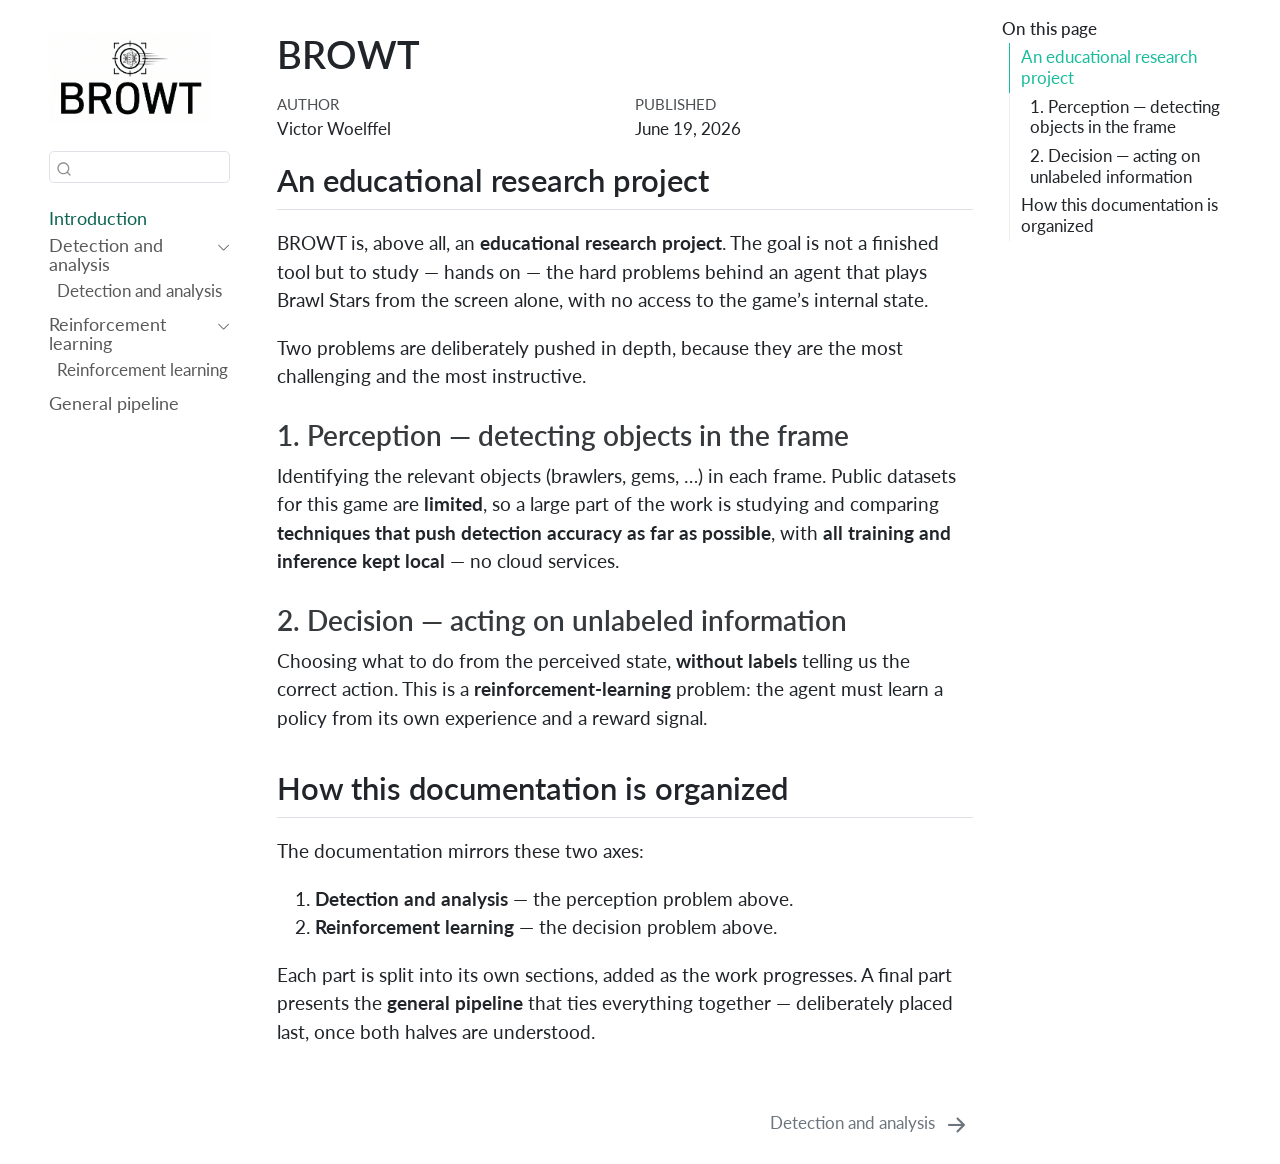
<file: index.html>
<!DOCTYPE html>
<html xmlns="http://www.w3.org/1999/xhtml" lang="en" xml:lang="en"><head>

<meta charset="utf-8">
<meta name="generator" content="quarto-1.9.38">

<meta name="viewport" content="width=device-width, initial-scale=1.0, user-scalable=yes">

<meta name="author" content="Victor Woelffel">
<meta name="dcterms.date" content="2026-06-19">

<title>BROWT</title>
<style>
/* Default styles provided by pandoc.
** See https://pandoc.org/MANUAL.html#variables-for-html for config info.
*/
code{white-space: pre-wrap;}
span.smallcaps{font-variant: small-caps;}
div.columns{display: flex; gap: min(4vw, 1.5em);}
div.column{flex: auto; overflow-x: auto;}
div.hanging-indent{margin-left: 1.5em; text-indent: -1.5em;}
ul.task-list{list-style: none;}
ul.task-list li input[type="checkbox"] {
  width: 0.8em;
  margin: 0 0.8em 0.2em -1em; /* quarto-specific, see https://github.com/quarto-dev/quarto-cli/issues/4556 */ 
  vertical-align: middle;
}
</style>


<script src="site_libs/quarto-nav/quarto-nav.js"></script>
<script src="site_libs/quarto-nav/headroom.min.js"></script>
<script src="site_libs/clipboard/clipboard.min.js"></script>
<script src="site_libs/quarto-search/autocomplete.umd.js"></script>
<script src="site_libs/quarto-search/fuse.min.js"></script>
<script src="site_libs/quarto-search/quarto-search.js"></script>
<meta name="quarto:offset" content="./">
<link href="./detection.html" rel="next">
<script src="site_libs/quarto-html/quarto.js" type="module"></script>
<script src="site_libs/quarto-html/tabsets/tabsets.js" type="module"></script>
<script src="site_libs/quarto-html/popper.min.js"></script>
<script src="site_libs/quarto-html/tippy.umd.min.js"></script>
<script src="site_libs/quarto-html/anchor.min.js"></script>
<link href="site_libs/quarto-html/tippy.css" rel="stylesheet">
<link href="site_libs/quarto-html/quarto-syntax-highlighting-de63f62b328812d8e578a4d74e282472.css" rel="stylesheet" id="quarto-text-highlighting-styles">
<script src="site_libs/bootstrap/bootstrap.min.js"></script>
<link href="site_libs/bootstrap/bootstrap-icons.css" rel="stylesheet">
<link href="site_libs/bootstrap/bootstrap-25c6cdf008bd2ccd9fae0e74d50fbfae.min.css" rel="stylesheet" append-hash="true" id="quarto-bootstrap" data-mode="light">
<script id="quarto-search-options" type="application/json">{
  "location": "sidebar",
  "copy-button": false,
  "collapse-after": 3,
  "panel-placement": "start",
  "type": "textbox",
  "limit": 50,
  "keyboard-shortcut": [
    "f",
    "/",
    "s"
  ],
  "show-item-context": false,
  "language": {
    "search-no-results-text": "No results",
    "search-matching-documents-text": "matching documents",
    "search-copy-link-title": "Copy link to search",
    "search-hide-matches-text": "Hide additional matches",
    "search-more-match-text": "more match in this document",
    "search-more-matches-text": "more matches in this document",
    "search-clear-button-title": "Clear",
    "search-text-placeholder": "",
    "search-detached-cancel-button-title": "Cancel",
    "search-submit-button-title": "Submit",
    "search-label": "Search"
  }
}</script>


<link rel="stylesheet" href="custom.css">
</head>

<body class="nav-sidebar floating quarto-light">

<div id="quarto-search-results"></div>
  <header id="quarto-header" class="headroom fixed-top">
  <nav class="quarto-secondary-nav">
    <div class="container-fluid d-flex">
      <button type="button" class="quarto-btn-toggle btn" data-bs-toggle="collapse" role="button" data-bs-target=".quarto-sidebar-collapse-item" aria-controls="quarto-sidebar" aria-expanded="false" aria-label="Toggle sidebar navigation" onclick="if (window.quartoToggleHeadroom) { window.quartoToggleHeadroom(); }">
        <i class="bi bi-layout-text-sidebar-reverse"></i>
      </button>
        <nav class="quarto-page-breadcrumbs" aria-label="breadcrumb"><ol class="breadcrumb"><li class="breadcrumb-item"><a href="./index.html"><span class="chapter-title">Introduction</span></a></li></ol></nav>
        <a class="flex-grow-1" role="navigation" data-bs-toggle="collapse" data-bs-target=".quarto-sidebar-collapse-item" aria-controls="quarto-sidebar" aria-expanded="false" aria-label="Toggle sidebar navigation" onclick="if (window.quartoToggleHeadroom) { window.quartoToggleHeadroom(); }">      
        </a>
      <button type="button" class="btn quarto-search-button" aria-label="Search" onclick="window.quartoOpenSearch();">
        <i class="bi bi-search"></i>
      </button>
    </div>
  </nav>
</header>
<!-- content -->
<div id="quarto-content" class="quarto-container page-columns page-rows-contents page-layout-article">
<!-- sidebar -->
  <nav id="quarto-sidebar" class="sidebar collapse collapse-horizontal quarto-sidebar-collapse-item sidebar-navigation floating overflow-auto">
    <div class="pt-lg-2 mt-2 text-left sidebar-header sidebar-header-stacked">
      <a href="./index.html" class="sidebar-logo-link">
      <img src="./assets/logo.png" alt="" class="sidebar-logo light-content py-0 d-lg-inline d-none">
      <img src="./assets/logo.png" alt="" class="sidebar-logo dark-content py-0 d-lg-inline d-none">
      </a>
    <div class="sidebar-title mb-0 py-0">
      <a href="./">BROWT</a> 
        <div class="sidebar-tools-main">
    <a href="https://github.com/Victor11W/BROWT" title="Source Code" class="quarto-navigation-tool px-1" aria-label="Source Code"><i class="bi bi-github"></i></a>
</div>
    </div>
      </div>
        <div class="mt-2 flex-shrink-0 align-items-center">
        <div class="sidebar-search">
        <div id="quarto-search" class="" title="Search"></div>
        </div>
        </div>
    <div class="sidebar-menu-container"> 
    <ul class="list-unstyled mt-1">
        <li class="sidebar-item">
  <div class="sidebar-item-container"> 
  <a href="./index.html" class="sidebar-item-text sidebar-link active"><span class="chapter-title">Introduction</span></a>
  </div>
</li>
        <li class="sidebar-item sidebar-item-section">
      <div class="sidebar-item-container"> 
            <a class="sidebar-item-text sidebar-link text-start" data-bs-toggle="collapse" data-bs-target="#quarto-sidebar-section-1" role="navigation" aria-expanded="true">
 <span class="menu-text">Detection and analysis</span></a>
          <a class="sidebar-item-toggle text-start" data-bs-toggle="collapse" data-bs-target="#quarto-sidebar-section-1" role="navigation" aria-expanded="true" aria-label="Toggle section">
            <i class="bi bi-chevron-right ms-2"></i>
          </a> 
      </div>
      <ul id="quarto-sidebar-section-1" class="collapse list-unstyled sidebar-section depth1 show">  
          <li class="sidebar-item">
  <div class="sidebar-item-container"> 
  <a href="./detection.html" class="sidebar-item-text sidebar-link"><span class="chapter-title">Detection and analysis</span></a>
  </div>
</li>
      </ul>
  </li>
        <li class="sidebar-item sidebar-item-section">
      <div class="sidebar-item-container"> 
            <a class="sidebar-item-text sidebar-link text-start" data-bs-toggle="collapse" data-bs-target="#quarto-sidebar-section-2" role="navigation" aria-expanded="true">
 <span class="menu-text">Reinforcement learning</span></a>
          <a class="sidebar-item-toggle text-start" data-bs-toggle="collapse" data-bs-target="#quarto-sidebar-section-2" role="navigation" aria-expanded="true" aria-label="Toggle section">
            <i class="bi bi-chevron-right ms-2"></i>
          </a> 
      </div>
      <ul id="quarto-sidebar-section-2" class="collapse list-unstyled sidebar-section depth1 show">  
          <li class="sidebar-item">
  <div class="sidebar-item-container"> 
  <a href="./rl.html" class="sidebar-item-text sidebar-link"><span class="chapter-title">Reinforcement learning</span></a>
  </div>
</li>
      </ul>
  </li>
        <li class="sidebar-item">
  <div class="sidebar-item-container"> 
  <a href="./pipeline.html" class="sidebar-item-text sidebar-link"><span class="chapter-title">General pipeline</span></a>
  </div>
</li>
    </ul>
    </div>
</nav>
<div id="quarto-sidebar-glass" class="quarto-sidebar-collapse-item" data-bs-toggle="collapse" data-bs-target=".quarto-sidebar-collapse-item"></div>
<!-- margin-sidebar -->
    <div id="quarto-margin-sidebar" class="sidebar margin-sidebar">
        <nav id="TOC" role="doc-toc" class="toc-active" data-toc-expanded="1">
    <h2 id="toc-title">On this page</h2>
   
  <ul>
  <li><a href="#an-educational-research-project" id="toc-an-educational-research-project" class="nav-link active" data-scroll-target="#an-educational-research-project">An educational research project</a>
  <ul class="collapse">
  <li><a href="#perception-detecting-objects-in-the-frame" id="toc-perception-detecting-objects-in-the-frame" class="nav-link" data-scroll-target="#perception-detecting-objects-in-the-frame">1. Perception — detecting objects in the frame</a></li>
  <li><a href="#decision-acting-on-unlabeled-information" id="toc-decision-acting-on-unlabeled-information" class="nav-link" data-scroll-target="#decision-acting-on-unlabeled-information">2. Decision — acting on unlabeled information</a></li>
  </ul></li>
  <li><a href="#how-this-documentation-is-organized" id="toc-how-this-documentation-is-organized" class="nav-link" data-scroll-target="#how-this-documentation-is-organized">How this documentation is organized</a></li>
  </ul>
</nav>
    </div>
<!-- main -->
<main class="content" id="quarto-document-content">

<header id="title-block-header" class="quarto-title-block default">
<div class="quarto-title">
<h1 class="title">BROWT</h1>
</div>



<div class="quarto-title-meta">

    <div>
    <div class="quarto-title-meta-heading">Author</div>
    <div class="quarto-title-meta-contents">
             <p>Victor Woelffel </p>
          </div>
  </div>
    
    <div>
    <div class="quarto-title-meta-heading">Published</div>
    <div class="quarto-title-meta-contents">
      <p class="date">June 19, 2026</p>
    </div>
  </div>
  
    
  </div>
  


</header>


<section id="an-educational-research-project" class="level2">
<h2 class="anchored" data-anchor-id="an-educational-research-project">An educational research project</h2>
<p>BROWT is, above all, an <strong>educational research project</strong>. The goal is not a finished tool but to study — hands on — the hard problems behind an agent that plays Brawl Stars from the screen alone, with no access to the game’s internal state.</p>
<p>Two problems are deliberately pushed in depth, because they are the most challenging and the most instructive.</p>
<section id="perception-detecting-objects-in-the-frame" class="level3">
<h3 class="anchored" data-anchor-id="perception-detecting-objects-in-the-frame">1. Perception — detecting objects in the frame</h3>
<p>Identifying the relevant objects (brawlers, gems, …) in each frame. Public datasets for this game are <strong>limited</strong>, so a large part of the work is studying and comparing <strong>techniques that push detection accuracy as far as possible</strong>, with <strong>all training and inference kept local</strong> — no cloud services.</p>
</section>
<section id="decision-acting-on-unlabeled-information" class="level3">
<h3 class="anchored" data-anchor-id="decision-acting-on-unlabeled-information">2. Decision — acting on unlabeled information</h3>
<p>Choosing what to do from the perceived state, <strong>without labels</strong> telling us the correct action. This is a <strong>reinforcement-learning</strong> problem: the agent must learn a policy from its own experience and a reward signal.</p>
</section>
</section>
<section id="how-this-documentation-is-organized" class="level2">
<h2 class="anchored" data-anchor-id="how-this-documentation-is-organized">How this documentation is organized</h2>
<p>The documentation mirrors these two axes:</p>
<ol type="1">
<li><strong>Detection and analysis</strong> — the perception problem above.</li>
<li><strong>Reinforcement learning</strong> — the decision problem above.</li>
</ol>
<p>Each part is split into its own sections, added as the work progresses. A final part presents the <strong>general pipeline</strong> that ties everything together — deliberately placed last, once both halves are understood.</p>


</section>

</main> <!-- /main -->
<script id="quarto-html-after-body" type="application/javascript">
  window.document.addEventListener("DOMContentLoaded", function (event) {
    const icon = "";
    const anchorJS = new window.AnchorJS();
    anchorJS.options = {
      placement: 'right',
      icon: icon
    };
    anchorJS.add('.anchored');
    const isCodeAnnotation = (el) => {
      for (const clz of el.classList) {
        if (clz.startsWith('code-annotation-')) {                     
          return true;
        }
      }
      return false;
    }
    const onCopySuccess = function(e) {
      // button target
      const button = e.trigger;
      // don't keep focus
      button.blur();
      // flash "checked"
      button.classList.add('code-copy-button-checked');
      var currentTitle = button.getAttribute("title");
      button.setAttribute("title", "Copied!");
      let tooltip;
      if (window.bootstrap) {
        button.setAttribute("data-bs-toggle", "tooltip");
        button.setAttribute("data-bs-placement", "left");
        button.setAttribute("data-bs-title", "Copied!");
        tooltip = new bootstrap.Tooltip(button, 
          { trigger: "manual", 
            customClass: "code-copy-button-tooltip",
            offset: [0, -8]});
        tooltip.show();    
      }
      setTimeout(function() {
        if (tooltip) {
          tooltip.hide();
          button.removeAttribute("data-bs-title");
          button.removeAttribute("data-bs-toggle");
          button.removeAttribute("data-bs-placement");
        }
        button.setAttribute("title", currentTitle);
        button.classList.remove('code-copy-button-checked');
      }, 1000);
      // clear code selection
      e.clearSelection();
    }
    const getTextToCopy = function(trigger) {
      const outerScaffold = trigger.parentElement.cloneNode(true);
      const codeEl = outerScaffold.querySelector('code');
      for (const childEl of codeEl.children) {
        if (isCodeAnnotation(childEl)) {
          childEl.remove();
        }
      }
      return codeEl.innerText;
    }
    const clipboard = new window.ClipboardJS('.code-copy-button:not([data-in-quarto-modal])', {
      text: getTextToCopy
    });
    clipboard.on('success', onCopySuccess);
    if (window.document.getElementById('quarto-embedded-source-code-modal')) {
      const clipboardModal = new window.ClipboardJS('.code-copy-button[data-in-quarto-modal]', {
        text: getTextToCopy,
        container: window.document.getElementById('quarto-embedded-source-code-modal')
      });
      clipboardModal.on('success', onCopySuccess);
    }
      var localhostRegex = new RegExp(/^(?:http|https):\/\/localhost\:?[0-9]*\//);
      var mailtoRegex = new RegExp(/^mailto:/);
        var filterRegex = new RegExp('/' + window.location.host + '/');
      var isInternal = (href) => {
          return filterRegex.test(href) || localhostRegex.test(href) || mailtoRegex.test(href);
      }
      // Inspect non-navigation links and adorn them if external
     var links = window.document.querySelectorAll('a[href]:not(.nav-link):not(.navbar-brand):not(.toc-action):not(.sidebar-link):not(.sidebar-item-toggle):not(.pagination-link):not(.no-external):not([aria-hidden]):not(.dropdown-item):not(.quarto-navigation-tool):not(.about-link)');
      for (var i=0; i<links.length; i++) {
        const link = links[i];
        if (!isInternal(link.href)) {
          // undo the damage that might have been done by quarto-nav.js in the case of
          // links that we want to consider external
          if (link.dataset.originalHref !== undefined) {
            link.href = link.dataset.originalHref;
          }
        }
      }
    function tippyHover(el, contentFn, onTriggerFn, onUntriggerFn) {
      const config = {
        allowHTML: true,
        maxWidth: 500,
        delay: 100,
        arrow: false,
        appendTo: function(el) {
            return el.parentElement;
        },
        interactive: true,
        interactiveBorder: 10,
        theme: 'quarto',
        placement: 'bottom-start',
      };
      if (contentFn) {
        config.content = contentFn;
      }
      if (onTriggerFn) {
        config.onTrigger = onTriggerFn;
      }
      if (onUntriggerFn) {
        config.onUntrigger = onUntriggerFn;
      }
      window.tippy(el, config); 
    }
    const noterefs = window.document.querySelectorAll('a[role="doc-noteref"]');
    for (var i=0; i<noterefs.length; i++) {
      const ref = noterefs[i];
      tippyHover(ref, function() {
        // use id or data attribute instead here
        let href = ref.getAttribute('data-footnote-href') || ref.getAttribute('href');
        try { href = new URL(href).hash; } catch {}
        const id = href.replace(/^#\/?/, "");
        const note = window.document.getElementById(id);
        if (note) {
          return note.innerHTML;
        } else {
          return "";
        }
      });
    }
    const xrefs = window.document.querySelectorAll('a.quarto-xref');
    const processXRef = (id, note) => {
      // Strip column container classes
      const stripColumnClz = (el) => {
        el.classList.remove("page-full", "page-columns");
        if (el.children) {
          for (const child of el.children) {
            stripColumnClz(child);
          }
        }
      }
      stripColumnClz(note)
      if (id === null || id.startsWith('sec-')) {
        // Special case sections, only their first couple elements
        const container = document.createElement("div");
        if (note.children && note.children.length > 2) {
          container.appendChild(note.children[0].cloneNode(true));
          for (let i = 1; i < note.children.length; i++) {
            const child = note.children[i];
            if (child.tagName === "P" && child.innerText === "") {
              continue;
            } else {
              container.appendChild(child.cloneNode(true));
              break;
            }
          }
          if (window.Quarto?.typesetMath) {
            window.Quarto.typesetMath(container);
          }
          return container.innerHTML
        } else {
          if (window.Quarto?.typesetMath) {
            window.Quarto.typesetMath(note);
          }
          return note.innerHTML;
        }
      } else {
        // Remove any anchor links if they are present
        const anchorLink = note.querySelector('a.anchorjs-link');
        if (anchorLink) {
          anchorLink.remove();
        }
        if (window.Quarto?.typesetMath) {
          window.Quarto.typesetMath(note);
        }
        if (note.classList.contains("callout")) {
          return note.outerHTML;
        } else {
          return note.innerHTML;
        }
      }
    }
    for (var i=0; i<xrefs.length; i++) {
      const xref = xrefs[i];
      tippyHover(xref, undefined, function(instance) {
        instance.disable();
        let url = xref.getAttribute('href');
        let hash = undefined; 
        if (url.startsWith('#')) {
          hash = url;
        } else {
          try { hash = new URL(url).hash; } catch {}
        }
        if (hash) {
          const id = hash.replace(/^#\/?/, "");
          const note = window.document.getElementById(id);
          if (note !== null) {
            try {
              const html = processXRef(id, note.cloneNode(true));
              instance.setContent(html);
            } finally {
              instance.enable();
              instance.show();
            }
          } else {
            // See if we can fetch this
            fetch(url.split('#')[0])
            .then(res => res.text())
            .then(html => {
              const parser = new DOMParser();
              const htmlDoc = parser.parseFromString(html, "text/html");
              const note = htmlDoc.getElementById(id);
              if (note !== null) {
                const html = processXRef(id, note);
                instance.setContent(html);
              } 
            }).finally(() => {
              instance.enable();
              instance.show();
            });
          }
        } else {
          // See if we can fetch a full url (with no hash to target)
          // This is a special case and we should probably do some content thinning / targeting
          fetch(url)
          .then(res => res.text())
          .then(html => {
            const parser = new DOMParser();
            const htmlDoc = parser.parseFromString(html, "text/html");
            const note = htmlDoc.querySelector('main.content');
            if (note !== null) {
              // This should only happen for chapter cross references
              // (since there is no id in the URL)
              // remove the first header
              if (note.children.length > 0 && note.children[0].tagName === "HEADER") {
                note.children[0].remove();
              }
              const html = processXRef(null, note);
              instance.setContent(html);
            } 
          }).finally(() => {
            instance.enable();
            instance.show();
          });
        }
      }, function(instance) {
      });
    }
        let selectedAnnoteEl;
        const selectorForAnnotation = ( cell, annotation) => {
          let cellAttr = 'data-code-cell="' + cell + '"';
          let lineAttr = 'data-code-annotation="' +  annotation + '"';
          const selector = 'span[' + cellAttr + '][' + lineAttr + ']';
          return selector;
        }
        const selectCodeLines = (annoteEl) => {
          const doc = window.document;
          const targetCell = annoteEl.getAttribute("data-target-cell");
          const targetAnnotation = annoteEl.getAttribute("data-target-annotation");
          const annoteSpan = window.document.querySelector(selectorForAnnotation(targetCell, targetAnnotation));
          const lines = annoteSpan.getAttribute("data-code-lines").split(",");
          const lineIds = lines.map((line) => {
            return targetCell + "-" + line;
          })
          let top = null;
          let height = null;
          let parent = null;
          if (lineIds.length > 0) {
              //compute the position of the single el (top and bottom and make a div)
              const el = window.document.getElementById(lineIds[0]);
              top = el.offsetTop;
              height = el.offsetHeight;
              parent = el.parentElement.parentElement;
            if (lineIds.length > 1) {
              const lastEl = window.document.getElementById(lineIds[lineIds.length - 1]);
              const bottom = lastEl.offsetTop + lastEl.offsetHeight;
              height = bottom - top;
            }
            if (top !== null && height !== null && parent !== null) {
              // cook up a div (if necessary) and position it 
              let div = window.document.getElementById("code-annotation-line-highlight");
              if (div === null) {
                div = window.document.createElement("div");
                div.setAttribute("id", "code-annotation-line-highlight");
                div.style.position = 'absolute';
                parent.appendChild(div);
              }
              div.style.top = top - 2 + "px";
              div.style.height = height + 4 + "px";
              div.style.left = 0;
              let gutterDiv = window.document.getElementById("code-annotation-line-highlight-gutter");
              if (gutterDiv === null) {
                gutterDiv = window.document.createElement("div");
                gutterDiv.setAttribute("id", "code-annotation-line-highlight-gutter");
                gutterDiv.style.position = 'absolute';
                const codeCell = window.document.getElementById(targetCell);
                const gutter = codeCell.querySelector('.code-annotation-gutter');
                gutter.appendChild(gutterDiv);
              }
              gutterDiv.style.top = top - 2 + "px";
              gutterDiv.style.height = height + 4 + "px";
            }
            selectedAnnoteEl = annoteEl;
          }
        };
        const unselectCodeLines = () => {
          const elementsIds = ["code-annotation-line-highlight", "code-annotation-line-highlight-gutter"];
          elementsIds.forEach((elId) => {
            const div = window.document.getElementById(elId);
            if (div) {
              div.remove();
            }
          });
          selectedAnnoteEl = undefined;
        };
          // Handle positioning of the toggle
      window.addEventListener(
        "resize",
        throttle(() => {
          elRect = undefined;
          if (selectedAnnoteEl) {
            selectCodeLines(selectedAnnoteEl);
          }
        }, 10)
      );
      function throttle(fn, ms) {
      let throttle = false;
      let timer;
        return (...args) => {
          if(!throttle) { // first call gets through
              fn.apply(this, args);
              throttle = true;
          } else { // all the others get throttled
              if(timer) clearTimeout(timer); // cancel #2
              timer = setTimeout(() => {
                fn.apply(this, args);
                timer = throttle = false;
              }, ms);
          }
        };
      }
        // Attach click handler to the DT
        const annoteDls = window.document.querySelectorAll('dt[data-target-cell]');
        for (const annoteDlNode of annoteDls) {
          annoteDlNode.addEventListener('click', (event) => {
            const clickedEl = event.target;
            if (clickedEl !== selectedAnnoteEl) {
              unselectCodeLines();
              const activeEl = window.document.querySelector('dt[data-target-cell].code-annotation-active');
              if (activeEl) {
                activeEl.classList.remove('code-annotation-active');
              }
              selectCodeLines(clickedEl);
              clickedEl.classList.add('code-annotation-active');
            } else {
              // Unselect the line
              unselectCodeLines();
              clickedEl.classList.remove('code-annotation-active');
            }
          });
        }
    const findCites = (el) => {
      const parentEl = el.parentElement;
      if (parentEl) {
        const cites = parentEl.dataset.cites;
        if (cites) {
          return {
            el,
            cites: cites.split(' ')
          };
        } else {
          return findCites(el.parentElement)
        }
      } else {
        return undefined;
      }
    };
    var bibliorefs = window.document.querySelectorAll('a[role="doc-biblioref"]');
    for (var i=0; i<bibliorefs.length; i++) {
      const ref = bibliorefs[i];
      const citeInfo = findCites(ref);
      if (citeInfo) {
        tippyHover(citeInfo.el, function() {
          var popup = window.document.createElement('div');
          citeInfo.cites.forEach(function(cite) {
            var citeDiv = window.document.createElement('div');
            citeDiv.classList.add('hanging-indent');
            citeDiv.classList.add('csl-entry');
            var biblioDiv = window.document.getElementById('ref-' + cite);
            if (biblioDiv) {
              citeDiv.innerHTML = biblioDiv.innerHTML;
            }
            popup.appendChild(citeDiv);
          });
          return popup.innerHTML;
        });
      }
    }
  });
  </script>
<nav class="page-navigation">
  <div class="nav-page nav-page-previous">
  </div>
  <div class="nav-page nav-page-next">
      <a href="./detection.html" class="pagination-link" aria-label="Detection and analysis">
        <span class="nav-page-text"><span class="chapter-title">Detection and analysis</span></span> <i class="bi bi-arrow-right-short"></i>
      </a>
  </div>
</nav>
</div> <!-- /content -->




</body></html>
</file>
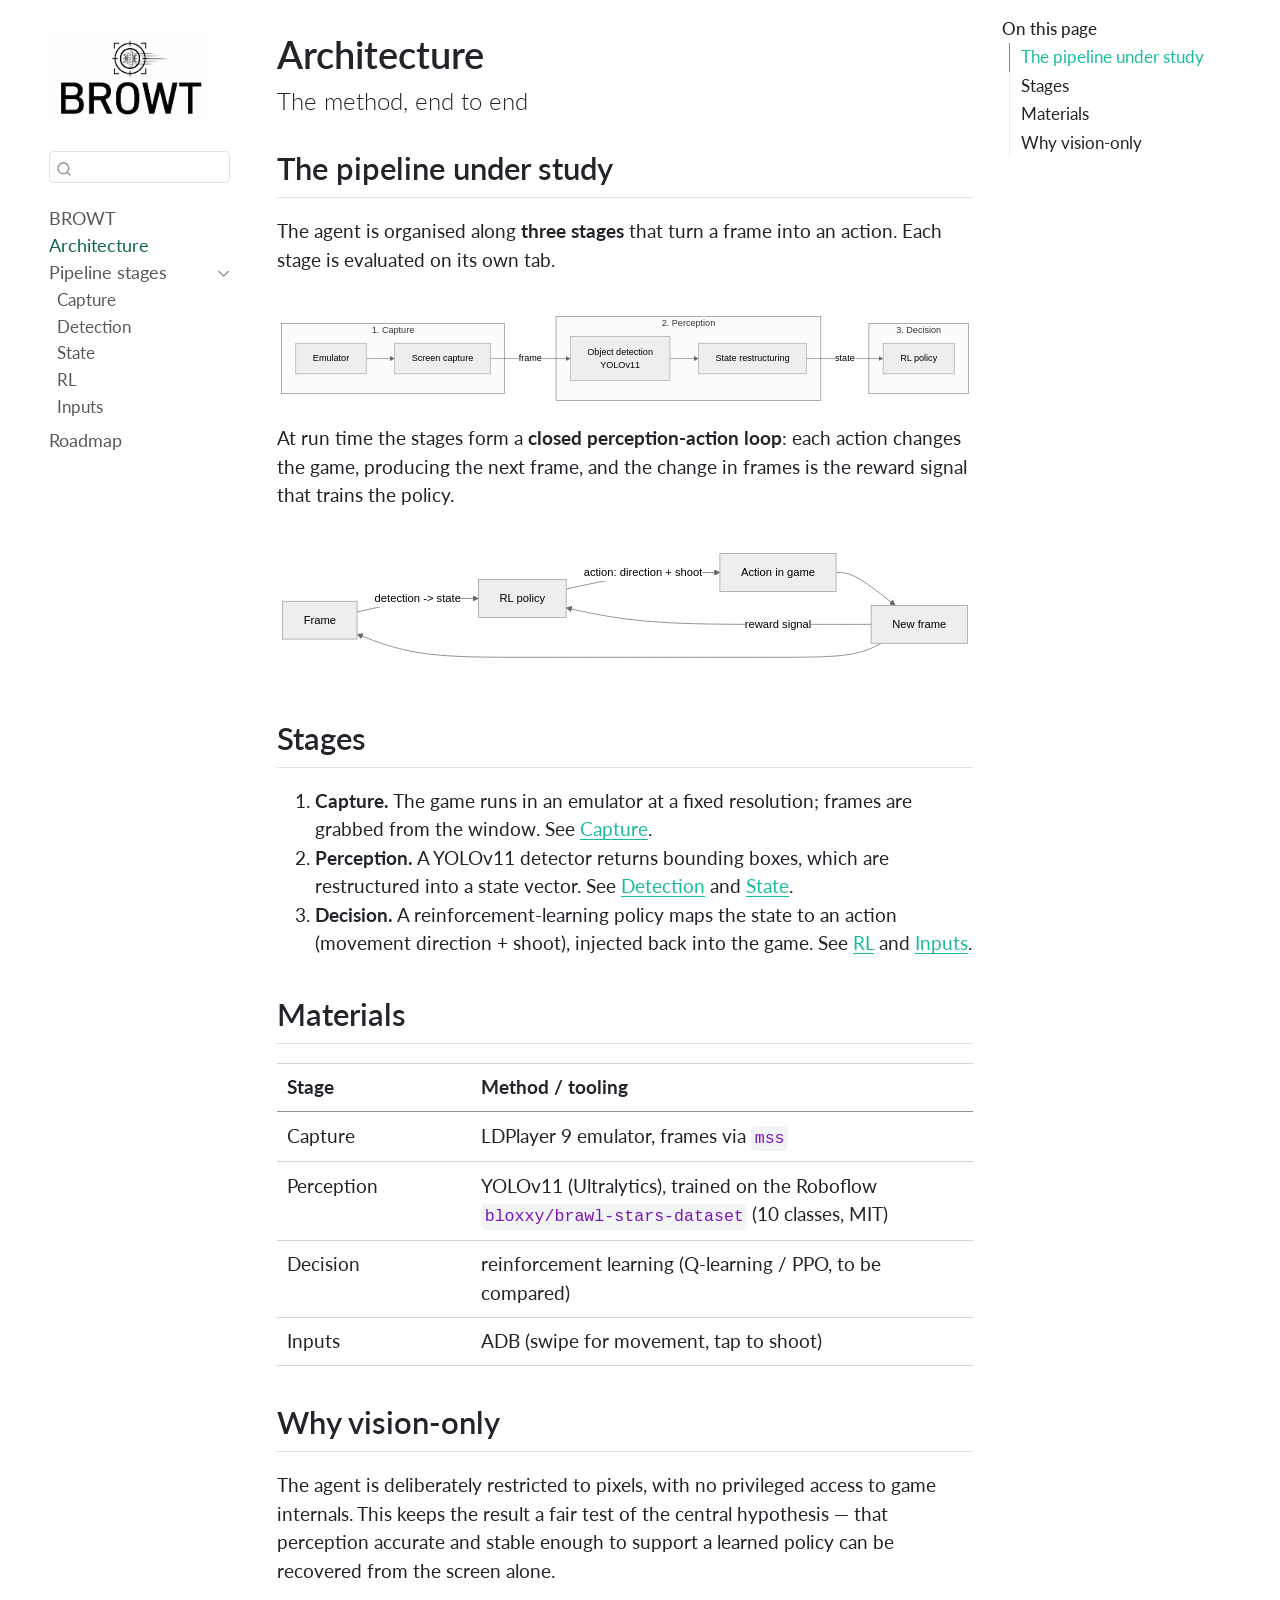
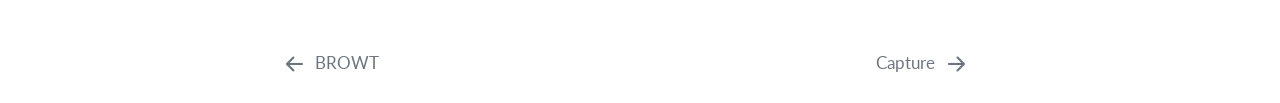
<file: architecture.html>
<!DOCTYPE html>
<html xmlns="http://www.w3.org/1999/xhtml" lang="en" xml:lang="en"><head>

<meta charset="utf-8">
<meta name="generator" content="quarto-1.9.38">

<meta name="viewport" content="width=device-width, initial-scale=1.0, user-scalable=yes">


<title>Architecture – BROWT</title>
<style>
/* Default styles provided by pandoc.
** See https://pandoc.org/MANUAL.html#variables-for-html for config info.
*/
code{white-space: pre-wrap;}
span.smallcaps{font-variant: small-caps;}
div.columns{display: flex; gap: min(4vw, 1.5em);}
div.column{flex: auto; overflow-x: auto;}
div.hanging-indent{margin-left: 1.5em; text-indent: -1.5em;}
ul.task-list{list-style: none;}
ul.task-list li input[type="checkbox"] {
  width: 0.8em;
  margin: 0 0.8em 0.2em -1em; /* quarto-specific, see https://github.com/quarto-dev/quarto-cli/issues/4556 */ 
  vertical-align: middle;
}
</style>


<script src="site_libs/quarto-nav/quarto-nav.js"></script>
<script src="site_libs/quarto-nav/headroom.min.js"></script>
<script src="site_libs/clipboard/clipboard.min.js"></script>
<script src="site_libs/quarto-search/autocomplete.umd.js"></script>
<script src="site_libs/quarto-search/fuse.min.js"></script>
<script src="site_libs/quarto-search/quarto-search.js"></script>
<meta name="quarto:offset" content="./">
<link href="./capture.html" rel="next">
<link href="./index.html" rel="prev">
<script src="site_libs/quarto-html/quarto.js" type="module"></script>
<script src="site_libs/quarto-html/tabsets/tabsets.js" type="module"></script>
<script src="site_libs/quarto-html/popper.min.js"></script>
<script src="site_libs/quarto-html/tippy.umd.min.js"></script>
<script src="site_libs/quarto-html/anchor.min.js"></script>
<link href="site_libs/quarto-html/tippy.css" rel="stylesheet">
<link href="site_libs/quarto-html/quarto-syntax-highlighting-de63f62b328812d8e578a4d74e282472.css" rel="stylesheet" id="quarto-text-highlighting-styles">
<script src="site_libs/bootstrap/bootstrap.min.js"></script>
<link href="site_libs/bootstrap/bootstrap-icons.css" rel="stylesheet">
<link href="site_libs/bootstrap/bootstrap-25c6cdf008bd2ccd9fae0e74d50fbfae.min.css" rel="stylesheet" append-hash="true" id="quarto-bootstrap" data-mode="light">
<script id="quarto-search-options" type="application/json">{
  "location": "sidebar",
  "copy-button": false,
  "collapse-after": 3,
  "panel-placement": "start",
  "type": "textbox",
  "limit": 50,
  "keyboard-shortcut": [
    "f",
    "/",
    "s"
  ],
  "show-item-context": false,
  "language": {
    "search-no-results-text": "No results",
    "search-matching-documents-text": "matching documents",
    "search-copy-link-title": "Copy link to search",
    "search-hide-matches-text": "Hide additional matches",
    "search-more-match-text": "more match in this document",
    "search-more-matches-text": "more matches in this document",
    "search-clear-button-title": "Clear",
    "search-text-placeholder": "",
    "search-detached-cancel-button-title": "Cancel",
    "search-submit-button-title": "Submit",
    "search-label": "Search"
  }
}</script>
<meta name="mermaid-theme" content="neutral">
<script src="site_libs/quarto-diagram/mermaid.min.js"></script>
<script src="site_libs/quarto-diagram/mermaid-init.js"></script>
<link href="site_libs/quarto-diagram/mermaid.css" rel="stylesheet">


<link rel="stylesheet" href="custom.css">
</head>

<body class="nav-sidebar floating quarto-light">

<div id="quarto-search-results"></div>
  <header id="quarto-header" class="headroom fixed-top">
  <nav class="quarto-secondary-nav">
    <div class="container-fluid d-flex">
      <button type="button" class="quarto-btn-toggle btn" data-bs-toggle="collapse" role="button" data-bs-target=".quarto-sidebar-collapse-item" aria-controls="quarto-sidebar" aria-expanded="false" aria-label="Toggle sidebar navigation" onclick="if (window.quartoToggleHeadroom) { window.quartoToggleHeadroom(); }">
        <i class="bi bi-layout-text-sidebar-reverse"></i>
      </button>
        <nav class="quarto-page-breadcrumbs" aria-label="breadcrumb"><ol class="breadcrumb"><li class="breadcrumb-item"><a href="./architecture.html"><span class="chapter-title">Architecture</span></a></li></ol></nav>
        <a class="flex-grow-1" role="navigation" data-bs-toggle="collapse" data-bs-target=".quarto-sidebar-collapse-item" aria-controls="quarto-sidebar" aria-expanded="false" aria-label="Toggle sidebar navigation" onclick="if (window.quartoToggleHeadroom) { window.quartoToggleHeadroom(); }">      
        </a>
      <button type="button" class="btn quarto-search-button" aria-label="Search" onclick="window.quartoOpenSearch();">
        <i class="bi bi-search"></i>
      </button>
    </div>
  </nav>
</header>
<!-- content -->
<div id="quarto-content" class="quarto-container page-columns page-rows-contents page-layout-article">
<!-- sidebar -->
  <nav id="quarto-sidebar" class="sidebar collapse collapse-horizontal quarto-sidebar-collapse-item sidebar-navigation floating overflow-auto">
    <div class="pt-lg-2 mt-2 text-left sidebar-header sidebar-header-stacked">
      <a href="./index.html" class="sidebar-logo-link">
      <img src="./assets/logo.png" alt="" class="sidebar-logo light-content py-0 d-lg-inline d-none">
      <img src="./assets/logo.png" alt="" class="sidebar-logo dark-content py-0 d-lg-inline d-none">
      </a>
    <div class="sidebar-title mb-0 py-0">
      <a href="./">BROWT</a> 
        <div class="sidebar-tools-main">
    <a href="https://github.com/Victor11W/BROWT" title="Source Code" class="quarto-navigation-tool px-1" aria-label="Source Code"><i class="bi bi-github"></i></a>
</div>
    </div>
      </div>
        <div class="mt-2 flex-shrink-0 align-items-center">
        <div class="sidebar-search">
        <div id="quarto-search" class="" title="Search"></div>
        </div>
        </div>
    <div class="sidebar-menu-container"> 
    <ul class="list-unstyled mt-1">
        <li class="sidebar-item">
  <div class="sidebar-item-container"> 
  <a href="./index.html" class="sidebar-item-text sidebar-link"><span class="chapter-title">BROWT</span></a>
  </div>
</li>
        <li class="sidebar-item">
  <div class="sidebar-item-container"> 
  <a href="./architecture.html" class="sidebar-item-text sidebar-link active"><span class="chapter-title">Architecture</span></a>
  </div>
</li>
        <li class="sidebar-item sidebar-item-section">
      <div class="sidebar-item-container"> 
            <a class="sidebar-item-text sidebar-link text-start" data-bs-toggle="collapse" data-bs-target="#quarto-sidebar-section-1" role="navigation" aria-expanded="true">
 <span class="menu-text">Pipeline stages</span></a>
          <a class="sidebar-item-toggle text-start" data-bs-toggle="collapse" data-bs-target="#quarto-sidebar-section-1" role="navigation" aria-expanded="true" aria-label="Toggle section">
            <i class="bi bi-chevron-right ms-2"></i>
          </a> 
      </div>
      <ul id="quarto-sidebar-section-1" class="collapse list-unstyled sidebar-section depth1 show">  
          <li class="sidebar-item">
  <div class="sidebar-item-container"> 
  <a href="./capture.html" class="sidebar-item-text sidebar-link"><span class="chapter-title">Capture</span></a>
  </div>
</li>
          <li class="sidebar-item">
  <div class="sidebar-item-container"> 
  <a href="./detection.html" class="sidebar-item-text sidebar-link"><span class="chapter-title">Detection</span></a>
  </div>
</li>
          <li class="sidebar-item">
  <div class="sidebar-item-container"> 
  <a href="./state.html" class="sidebar-item-text sidebar-link"><span class="chapter-title">State</span></a>
  </div>
</li>
          <li class="sidebar-item">
  <div class="sidebar-item-container"> 
  <a href="./rl.html" class="sidebar-item-text sidebar-link"><span class="chapter-title">RL</span></a>
  </div>
</li>
          <li class="sidebar-item">
  <div class="sidebar-item-container"> 
  <a href="./inputs.html" class="sidebar-item-text sidebar-link"><span class="chapter-title">Inputs</span></a>
  </div>
</li>
      </ul>
  </li>
        <li class="sidebar-item">
  <div class="sidebar-item-container"> 
  <a href="./roadmap.html" class="sidebar-item-text sidebar-link"><span class="chapter-title">Roadmap</span></a>
  </div>
</li>
    </ul>
    </div>
</nav>
<div id="quarto-sidebar-glass" class="quarto-sidebar-collapse-item" data-bs-toggle="collapse" data-bs-target=".quarto-sidebar-collapse-item"></div>
<!-- margin-sidebar -->
    <div id="quarto-margin-sidebar" class="sidebar margin-sidebar">
        <nav id="TOC" role="doc-toc" class="toc-active" data-toc-expanded="1">
    <h2 id="toc-title">On this page</h2>
   
  <ul>
  <li><a href="#the-pipeline-under-study" id="toc-the-pipeline-under-study" class="nav-link active" data-scroll-target="#the-pipeline-under-study">The pipeline under study</a></li>
  <li><a href="#stages" id="toc-stages" class="nav-link" data-scroll-target="#stages">Stages</a></li>
  <li><a href="#materials" id="toc-materials" class="nav-link" data-scroll-target="#materials">Materials</a></li>
  <li><a href="#why-vision-only" id="toc-why-vision-only" class="nav-link" data-scroll-target="#why-vision-only">Why vision-only</a></li>
  </ul>
</nav>
    </div>
<!-- main -->
<main class="content" id="quarto-document-content">

<header id="title-block-header" class="quarto-title-block default">
<div class="quarto-title">
<h1 class="title"><span class="chapter-title">Architecture</span></h1>
<p class="subtitle lead">The method, end to end</p>
</div>



<div class="quarto-title-meta">

    
  
    
  </div>
  


</header>


<section id="the-pipeline-under-study" class="level2">
<h2 class="anchored" data-anchor-id="the-pipeline-under-study">The pipeline under study</h2>
<p>The agent is organised along <strong>three stages</strong> that turn a frame into an action. Each stage is evaluated on its own tab.</p>
<div class="cell" data-layout-align="default">
<div class="cell-output-display">
<div>
<p></p><figure class="figure"><p></p>
<div>
<pre class="mermaid mermaid-js">flowchart LR
    subgraph SIM[1. Capture]
        A[Emulator] --&gt; B[Screen capture]
    end
    subgraph DET[2. Perception]
        C[Object detection&lt;br/&gt;YOLOv11] --&gt; D[State restructuring]
    end
    subgraph AI[3. Decision]
        E[RL policy]
    end

    B --&gt;|frame| C
    D --&gt;|state| E
</pre>
</div>
<p></p></figure><p></p>
</div>
</div>
</div>
<p>At run time the stages form a <strong>closed perception-action loop</strong>: each action changes the game, producing the next frame, and the change in frames is the reward signal that trains the policy.</p>
<div class="cell" data-layout-align="default">
<div class="cell-output-display">
<div>
<p></p><figure class="figure"><p></p>
<div>
<pre class="mermaid mermaid-js">flowchart LR
    F[Frame] --&gt;|detection -&gt; state| G[RL policy]
    G --&gt;|action: direction + shoot| H[Action in game]
    H --&gt; I[New frame]
    I --&gt;|reward signal| G
    I --&gt; F
</pre>
</div>
<p></p></figure><p></p>
</div>
</div>
</div>
</section>
<section id="stages" class="level2">
<h2 class="anchored" data-anchor-id="stages">Stages</h2>
<ol type="1">
<li><strong>Capture.</strong> The game runs in an emulator at a fixed resolution; frames are grabbed from the window. See <a href="./capture.html">Capture</a>.</li>
<li><strong>Perception.</strong> A YOLOv11 detector returns bounding boxes, which are restructured into a state vector. See <a href="./detection.html">Detection</a> and <a href="./state.html">State</a>.</li>
<li><strong>Decision.</strong> A reinforcement-learning policy maps the state to an action (movement direction + shoot), injected back into the game. See <a href="./rl.html">RL</a> and <a href="./inputs.html">Inputs</a>.</li>
</ol>
</section>
<section id="materials" class="level2">
<h2 class="anchored" data-anchor-id="materials">Materials</h2>
<table class="caption-top table">
<colgroup>
<col style="width: 28%">
<col style="width: 72%">
</colgroup>
<thead>
<tr class="header">
<th>Stage</th>
<th>Method / tooling</th>
</tr>
</thead>
<tbody>
<tr class="odd">
<td>Capture</td>
<td>LDPlayer 9 emulator, frames via <code>mss</code></td>
</tr>
<tr class="even">
<td>Perception</td>
<td>YOLOv11 (Ultralytics), trained on the Roboflow <code>bloxxy/brawl-stars-dataset</code> (10 classes, MIT)</td>
</tr>
<tr class="odd">
<td>Decision</td>
<td>reinforcement learning (Q-learning / PPO, to be compared)</td>
</tr>
<tr class="even">
<td>Inputs</td>
<td>ADB (swipe for movement, tap to shoot)</td>
</tr>
</tbody>
</table>
</section>
<section id="why-vision-only" class="level2">
<h2 class="anchored" data-anchor-id="why-vision-only">Why vision-only</h2>
<p>The agent is deliberately restricted to pixels, with no privileged access to game internals. This keeps the result a fair test of the central hypothesis — that perception accurate and stable enough to support a learned policy can be recovered from the screen alone.</p>


</section>

</main> <!-- /main -->
<script id="quarto-html-after-body" type="application/javascript">
  window.document.addEventListener("DOMContentLoaded", function (event) {
    const icon = "";
    const anchorJS = new window.AnchorJS();
    anchorJS.options = {
      placement: 'right',
      icon: icon
    };
    anchorJS.add('.anchored');
    const isCodeAnnotation = (el) => {
      for (const clz of el.classList) {
        if (clz.startsWith('code-annotation-')) {                     
          return true;
        }
      }
      return false;
    }
    const onCopySuccess = function(e) {
      // button target
      const button = e.trigger;
      // don't keep focus
      button.blur();
      // flash "checked"
      button.classList.add('code-copy-button-checked');
      var currentTitle = button.getAttribute("title");
      button.setAttribute("title", "Copied!");
      let tooltip;
      if (window.bootstrap) {
        button.setAttribute("data-bs-toggle", "tooltip");
        button.setAttribute("data-bs-placement", "left");
        button.setAttribute("data-bs-title", "Copied!");
        tooltip = new bootstrap.Tooltip(button, 
          { trigger: "manual", 
            customClass: "code-copy-button-tooltip",
            offset: [0, -8]});
        tooltip.show();    
      }
      setTimeout(function() {
        if (tooltip) {
          tooltip.hide();
          button.removeAttribute("data-bs-title");
          button.removeAttribute("data-bs-toggle");
          button.removeAttribute("data-bs-placement");
        }
        button.setAttribute("title", currentTitle);
        button.classList.remove('code-copy-button-checked');
      }, 1000);
      // clear code selection
      e.clearSelection();
    }
    const getTextToCopy = function(trigger) {
      const outerScaffold = trigger.parentElement.cloneNode(true);
      const codeEl = outerScaffold.querySelector('code');
      for (const childEl of codeEl.children) {
        if (isCodeAnnotation(childEl)) {
          childEl.remove();
        }
      }
      return codeEl.innerText;
    }
    const clipboard = new window.ClipboardJS('.code-copy-button:not([data-in-quarto-modal])', {
      text: getTextToCopy
    });
    clipboard.on('success', onCopySuccess);
    if (window.document.getElementById('quarto-embedded-source-code-modal')) {
      const clipboardModal = new window.ClipboardJS('.code-copy-button[data-in-quarto-modal]', {
        text: getTextToCopy,
        container: window.document.getElementById('quarto-embedded-source-code-modal')
      });
      clipboardModal.on('success', onCopySuccess);
    }
      var localhostRegex = new RegExp(/^(?:http|https):\/\/localhost\:?[0-9]*\//);
      var mailtoRegex = new RegExp(/^mailto:/);
        var filterRegex = new RegExp('/' + window.location.host + '/');
      var isInternal = (href) => {
          return filterRegex.test(href) || localhostRegex.test(href) || mailtoRegex.test(href);
      }
      // Inspect non-navigation links and adorn them if external
     var links = window.document.querySelectorAll('a[href]:not(.nav-link):not(.navbar-brand):not(.toc-action):not(.sidebar-link):not(.sidebar-item-toggle):not(.pagination-link):not(.no-external):not([aria-hidden]):not(.dropdown-item):not(.quarto-navigation-tool):not(.about-link)');
      for (var i=0; i<links.length; i++) {
        const link = links[i];
        if (!isInternal(link.href)) {
          // undo the damage that might have been done by quarto-nav.js in the case of
          // links that we want to consider external
          if (link.dataset.originalHref !== undefined) {
            link.href = link.dataset.originalHref;
          }
        }
      }
    function tippyHover(el, contentFn, onTriggerFn, onUntriggerFn) {
      const config = {
        allowHTML: true,
        maxWidth: 500,
        delay: 100,
        arrow: false,
        appendTo: function(el) {
            return el.parentElement;
        },
        interactive: true,
        interactiveBorder: 10,
        theme: 'quarto',
        placement: 'bottom-start',
      };
      if (contentFn) {
        config.content = contentFn;
      }
      if (onTriggerFn) {
        config.onTrigger = onTriggerFn;
      }
      if (onUntriggerFn) {
        config.onUntrigger = onUntriggerFn;
      }
      window.tippy(el, config); 
    }
    const noterefs = window.document.querySelectorAll('a[role="doc-noteref"]');
    for (var i=0; i<noterefs.length; i++) {
      const ref = noterefs[i];
      tippyHover(ref, function() {
        // use id or data attribute instead here
        let href = ref.getAttribute('data-footnote-href') || ref.getAttribute('href');
        try { href = new URL(href).hash; } catch {}
        const id = href.replace(/^#\/?/, "");
        const note = window.document.getElementById(id);
        if (note) {
          return note.innerHTML;
        } else {
          return "";
        }
      });
    }
    const xrefs = window.document.querySelectorAll('a.quarto-xref');
    const processXRef = (id, note) => {
      // Strip column container classes
      const stripColumnClz = (el) => {
        el.classList.remove("page-full", "page-columns");
        if (el.children) {
          for (const child of el.children) {
            stripColumnClz(child);
          }
        }
      }
      stripColumnClz(note)
      if (id === null || id.startsWith('sec-')) {
        // Special case sections, only their first couple elements
        const container = document.createElement("div");
        if (note.children && note.children.length > 2) {
          container.appendChild(note.children[0].cloneNode(true));
          for (let i = 1; i < note.children.length; i++) {
            const child = note.children[i];
            if (child.tagName === "P" && child.innerText === "") {
              continue;
            } else {
              container.appendChild(child.cloneNode(true));
              break;
            }
          }
          if (window.Quarto?.typesetMath) {
            window.Quarto.typesetMath(container);
          }
          return container.innerHTML
        } else {
          if (window.Quarto?.typesetMath) {
            window.Quarto.typesetMath(note);
          }
          return note.innerHTML;
        }
      } else {
        // Remove any anchor links if they are present
        const anchorLink = note.querySelector('a.anchorjs-link');
        if (anchorLink) {
          anchorLink.remove();
        }
        if (window.Quarto?.typesetMath) {
          window.Quarto.typesetMath(note);
        }
        if (note.classList.contains("callout")) {
          return note.outerHTML;
        } else {
          return note.innerHTML;
        }
      }
    }
    for (var i=0; i<xrefs.length; i++) {
      const xref = xrefs[i];
      tippyHover(xref, undefined, function(instance) {
        instance.disable();
        let url = xref.getAttribute('href');
        let hash = undefined; 
        if (url.startsWith('#')) {
          hash = url;
        } else {
          try { hash = new URL(url).hash; } catch {}
        }
        if (hash) {
          const id = hash.replace(/^#\/?/, "");
          const note = window.document.getElementById(id);
          if (note !== null) {
            try {
              const html = processXRef(id, note.cloneNode(true));
              instance.setContent(html);
            } finally {
              instance.enable();
              instance.show();
            }
          } else {
            // See if we can fetch this
            fetch(url.split('#')[0])
            .then(res => res.text())
            .then(html => {
              const parser = new DOMParser();
              const htmlDoc = parser.parseFromString(html, "text/html");
              const note = htmlDoc.getElementById(id);
              if (note !== null) {
                const html = processXRef(id, note);
                instance.setContent(html);
              } 
            }).finally(() => {
              instance.enable();
              instance.show();
            });
          }
        } else {
          // See if we can fetch a full url (with no hash to target)
          // This is a special case and we should probably do some content thinning / targeting
          fetch(url)
          .then(res => res.text())
          .then(html => {
            const parser = new DOMParser();
            const htmlDoc = parser.parseFromString(html, "text/html");
            const note = htmlDoc.querySelector('main.content');
            if (note !== null) {
              // This should only happen for chapter cross references
              // (since there is no id in the URL)
              // remove the first header
              if (note.children.length > 0 && note.children[0].tagName === "HEADER") {
                note.children[0].remove();
              }
              const html = processXRef(null, note);
              instance.setContent(html);
            } 
          }).finally(() => {
            instance.enable();
            instance.show();
          });
        }
      }, function(instance) {
      });
    }
        let selectedAnnoteEl;
        const selectorForAnnotation = ( cell, annotation) => {
          let cellAttr = 'data-code-cell="' + cell + '"';
          let lineAttr = 'data-code-annotation="' +  annotation + '"';
          const selector = 'span[' + cellAttr + '][' + lineAttr + ']';
          return selector;
        }
        const selectCodeLines = (annoteEl) => {
          const doc = window.document;
          const targetCell = annoteEl.getAttribute("data-target-cell");
          const targetAnnotation = annoteEl.getAttribute("data-target-annotation");
          const annoteSpan = window.document.querySelector(selectorForAnnotation(targetCell, targetAnnotation));
          const lines = annoteSpan.getAttribute("data-code-lines").split(",");
          const lineIds = lines.map((line) => {
            return targetCell + "-" + line;
          })
          let top = null;
          let height = null;
          let parent = null;
          if (lineIds.length > 0) {
              //compute the position of the single el (top and bottom and make a div)
              const el = window.document.getElementById(lineIds[0]);
              top = el.offsetTop;
              height = el.offsetHeight;
              parent = el.parentElement.parentElement;
            if (lineIds.length > 1) {
              const lastEl = window.document.getElementById(lineIds[lineIds.length - 1]);
              const bottom = lastEl.offsetTop + lastEl.offsetHeight;
              height = bottom - top;
            }
            if (top !== null && height !== null && parent !== null) {
              // cook up a div (if necessary) and position it 
              let div = window.document.getElementById("code-annotation-line-highlight");
              if (div === null) {
                div = window.document.createElement("div");
                div.setAttribute("id", "code-annotation-line-highlight");
                div.style.position = 'absolute';
                parent.appendChild(div);
              }
              div.style.top = top - 2 + "px";
              div.style.height = height + 4 + "px";
              div.style.left = 0;
              let gutterDiv = window.document.getElementById("code-annotation-line-highlight-gutter");
              if (gutterDiv === null) {
                gutterDiv = window.document.createElement("div");
                gutterDiv.setAttribute("id", "code-annotation-line-highlight-gutter");
                gutterDiv.style.position = 'absolute';
                const codeCell = window.document.getElementById(targetCell);
                const gutter = codeCell.querySelector('.code-annotation-gutter');
                gutter.appendChild(gutterDiv);
              }
              gutterDiv.style.top = top - 2 + "px";
              gutterDiv.style.height = height + 4 + "px";
            }
            selectedAnnoteEl = annoteEl;
          }
        };
        const unselectCodeLines = () => {
          const elementsIds = ["code-annotation-line-highlight", "code-annotation-line-highlight-gutter"];
          elementsIds.forEach((elId) => {
            const div = window.document.getElementById(elId);
            if (div) {
              div.remove();
            }
          });
          selectedAnnoteEl = undefined;
        };
          // Handle positioning of the toggle
      window.addEventListener(
        "resize",
        throttle(() => {
          elRect = undefined;
          if (selectedAnnoteEl) {
            selectCodeLines(selectedAnnoteEl);
          }
        }, 10)
      );
      function throttle(fn, ms) {
      let throttle = false;
      let timer;
        return (...args) => {
          if(!throttle) { // first call gets through
              fn.apply(this, args);
              throttle = true;
          } else { // all the others get throttled
              if(timer) clearTimeout(timer); // cancel #2
              timer = setTimeout(() => {
                fn.apply(this, args);
                timer = throttle = false;
              }, ms);
          }
        };
      }
        // Attach click handler to the DT
        const annoteDls = window.document.querySelectorAll('dt[data-target-cell]');
        for (const annoteDlNode of annoteDls) {
          annoteDlNode.addEventListener('click', (event) => {
            const clickedEl = event.target;
            if (clickedEl !== selectedAnnoteEl) {
              unselectCodeLines();
              const activeEl = window.document.querySelector('dt[data-target-cell].code-annotation-active');
              if (activeEl) {
                activeEl.classList.remove('code-annotation-active');
              }
              selectCodeLines(clickedEl);
              clickedEl.classList.add('code-annotation-active');
            } else {
              // Unselect the line
              unselectCodeLines();
              clickedEl.classList.remove('code-annotation-active');
            }
          });
        }
    const findCites = (el) => {
      const parentEl = el.parentElement;
      if (parentEl) {
        const cites = parentEl.dataset.cites;
        if (cites) {
          return {
            el,
            cites: cites.split(' ')
          };
        } else {
          return findCites(el.parentElement)
        }
      } else {
        return undefined;
      }
    };
    var bibliorefs = window.document.querySelectorAll('a[role="doc-biblioref"]');
    for (var i=0; i<bibliorefs.length; i++) {
      const ref = bibliorefs[i];
      const citeInfo = findCites(ref);
      if (citeInfo) {
        tippyHover(citeInfo.el, function() {
          var popup = window.document.createElement('div');
          citeInfo.cites.forEach(function(cite) {
            var citeDiv = window.document.createElement('div');
            citeDiv.classList.add('hanging-indent');
            citeDiv.classList.add('csl-entry');
            var biblioDiv = window.document.getElementById('ref-' + cite);
            if (biblioDiv) {
              citeDiv.innerHTML = biblioDiv.innerHTML;
            }
            popup.appendChild(citeDiv);
          });
          return popup.innerHTML;
        });
      }
    }
  });
  </script>
<nav class="page-navigation">
  <div class="nav-page nav-page-previous">
      <a href="./index.html" class="pagination-link" aria-label="BROWT">
        <i class="bi bi-arrow-left-short"></i> <span class="nav-page-text"><span class="chapter-title">BROWT</span></span>
      </a>          
  </div>
  <div class="nav-page nav-page-next">
      <a href="./capture.html" class="pagination-link" aria-label="Capture">
        <span class="nav-page-text"><span class="chapter-title">Capture</span></span> <i class="bi bi-arrow-right-short"></i>
      </a>
  </div>
</nav>
</div> <!-- /content -->




</body></html>
</file>
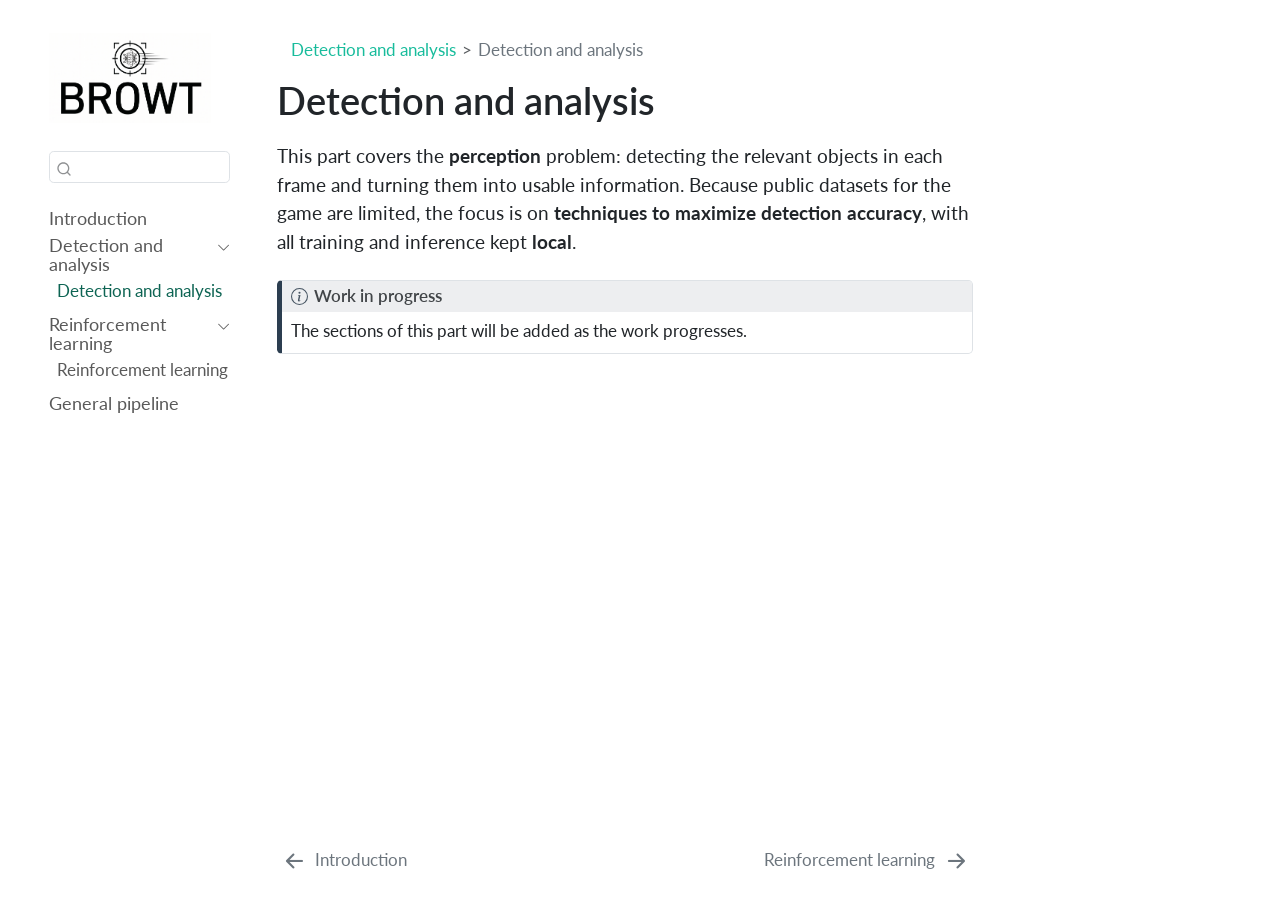
<file: detection.html>
<!DOCTYPE html>
<html xmlns="http://www.w3.org/1999/xhtml" lang="en" xml:lang="en"><head>

<meta charset="utf-8">
<meta name="generator" content="quarto-1.9.38">

<meta name="viewport" content="width=device-width, initial-scale=1.0, user-scalable=yes">


<title>Detection and analysis – BROWT</title>
<style>
/* Default styles provided by pandoc.
** See https://pandoc.org/MANUAL.html#variables-for-html for config info.
*/
code{white-space: pre-wrap;}
span.smallcaps{font-variant: small-caps;}
div.columns{display: flex; gap: min(4vw, 1.5em);}
div.column{flex: auto; overflow-x: auto;}
div.hanging-indent{margin-left: 1.5em; text-indent: -1.5em;}
ul.task-list{list-style: none;}
ul.task-list li input[type="checkbox"] {
  width: 0.8em;
  margin: 0 0.8em 0.2em -1em; /* quarto-specific, see https://github.com/quarto-dev/quarto-cli/issues/4556 */ 
  vertical-align: middle;
}
</style>


<script src="site_libs/quarto-nav/quarto-nav.js"></script>
<script src="site_libs/quarto-nav/headroom.min.js"></script>
<script src="site_libs/clipboard/clipboard.min.js"></script>
<script src="site_libs/quarto-search/autocomplete.umd.js"></script>
<script src="site_libs/quarto-search/fuse.min.js"></script>
<script src="site_libs/quarto-search/quarto-search.js"></script>
<meta name="quarto:offset" content="./">
<link href="./rl.html" rel="next">
<link href="./index.html" rel="prev">
<script src="site_libs/quarto-html/quarto.js" type="module"></script>
<script src="site_libs/quarto-html/tabsets/tabsets.js" type="module"></script>
<script src="site_libs/quarto-html/popper.min.js"></script>
<script src="site_libs/quarto-html/tippy.umd.min.js"></script>
<script src="site_libs/quarto-html/anchor.min.js"></script>
<link href="site_libs/quarto-html/tippy.css" rel="stylesheet">
<link href="site_libs/quarto-html/quarto-syntax-highlighting-de63f62b328812d8e578a4d74e282472.css" rel="stylesheet" id="quarto-text-highlighting-styles">
<script src="site_libs/bootstrap/bootstrap.min.js"></script>
<link href="site_libs/bootstrap/bootstrap-icons.css" rel="stylesheet">
<link href="site_libs/bootstrap/bootstrap-25c6cdf008bd2ccd9fae0e74d50fbfae.min.css" rel="stylesheet" append-hash="true" id="quarto-bootstrap" data-mode="light">
<script id="quarto-search-options" type="application/json">{
  "location": "sidebar",
  "copy-button": false,
  "collapse-after": 3,
  "panel-placement": "start",
  "type": "textbox",
  "limit": 50,
  "keyboard-shortcut": [
    "f",
    "/",
    "s"
  ],
  "show-item-context": false,
  "language": {
    "search-no-results-text": "No results",
    "search-matching-documents-text": "matching documents",
    "search-copy-link-title": "Copy link to search",
    "search-hide-matches-text": "Hide additional matches",
    "search-more-match-text": "more match in this document",
    "search-more-matches-text": "more matches in this document",
    "search-clear-button-title": "Clear",
    "search-text-placeholder": "",
    "search-detached-cancel-button-title": "Cancel",
    "search-submit-button-title": "Submit",
    "search-label": "Search"
  }
}</script>


<link rel="stylesheet" href="custom.css">
</head>

<body class="nav-sidebar floating quarto-light">

<div id="quarto-search-results"></div>
  <header id="quarto-header" class="headroom fixed-top">
  <nav class="quarto-secondary-nav">
    <div class="container-fluid d-flex">
      <button type="button" class="quarto-btn-toggle btn" data-bs-toggle="collapse" role="button" data-bs-target=".quarto-sidebar-collapse-item" aria-controls="quarto-sidebar" aria-expanded="false" aria-label="Toggle sidebar navigation" onclick="if (window.quartoToggleHeadroom) { window.quartoToggleHeadroom(); }">
        <i class="bi bi-layout-text-sidebar-reverse"></i>
      </button>
        <nav class="quarto-page-breadcrumbs" aria-label="breadcrumb"><ol class="breadcrumb"><li class="breadcrumb-item"><a href="./detection.html">Detection and analysis</a></li><li class="breadcrumb-item"><a href="./detection.html"><span class="chapter-title">Detection and analysis</span></a></li></ol></nav>
        <a class="flex-grow-1" role="navigation" data-bs-toggle="collapse" data-bs-target=".quarto-sidebar-collapse-item" aria-controls="quarto-sidebar" aria-expanded="false" aria-label="Toggle sidebar navigation" onclick="if (window.quartoToggleHeadroom) { window.quartoToggleHeadroom(); }">      
        </a>
      <button type="button" class="btn quarto-search-button" aria-label="Search" onclick="window.quartoOpenSearch();">
        <i class="bi bi-search"></i>
      </button>
    </div>
  </nav>
</header>
<!-- content -->
<div id="quarto-content" class="quarto-container page-columns page-rows-contents page-layout-article">
<!-- sidebar -->
  <nav id="quarto-sidebar" class="sidebar collapse collapse-horizontal quarto-sidebar-collapse-item sidebar-navigation floating overflow-auto">
    <div class="pt-lg-2 mt-2 text-left sidebar-header sidebar-header-stacked">
      <a href="./index.html" class="sidebar-logo-link">
      <img src="./assets/logo.png" alt="" class="sidebar-logo light-content py-0 d-lg-inline d-none">
      <img src="./assets/logo.png" alt="" class="sidebar-logo dark-content py-0 d-lg-inline d-none">
      </a>
    <div class="sidebar-title mb-0 py-0">
      <a href="./">BROWT</a> 
        <div class="sidebar-tools-main">
    <a href="https://github.com/Victor11W/BROWT" title="Source Code" class="quarto-navigation-tool px-1" aria-label="Source Code"><i class="bi bi-github"></i></a>
</div>
    </div>
      </div>
        <div class="mt-2 flex-shrink-0 align-items-center">
        <div class="sidebar-search">
        <div id="quarto-search" class="" title="Search"></div>
        </div>
        </div>
    <div class="sidebar-menu-container"> 
    <ul class="list-unstyled mt-1">
        <li class="sidebar-item">
  <div class="sidebar-item-container"> 
  <a href="./index.html" class="sidebar-item-text sidebar-link"><span class="chapter-title">Introduction</span></a>
  </div>
</li>
        <li class="sidebar-item sidebar-item-section">
      <div class="sidebar-item-container"> 
            <a class="sidebar-item-text sidebar-link text-start" data-bs-toggle="collapse" data-bs-target="#quarto-sidebar-section-1" role="navigation" aria-expanded="true">
 <span class="menu-text">Detection and analysis</span></a>
          <a class="sidebar-item-toggle text-start" data-bs-toggle="collapse" data-bs-target="#quarto-sidebar-section-1" role="navigation" aria-expanded="true" aria-label="Toggle section">
            <i class="bi bi-chevron-right ms-2"></i>
          </a> 
      </div>
      <ul id="quarto-sidebar-section-1" class="collapse list-unstyled sidebar-section depth1 show">  
          <li class="sidebar-item">
  <div class="sidebar-item-container"> 
  <a href="./detection.html" class="sidebar-item-text sidebar-link active"><span class="chapter-title">Detection and analysis</span></a>
  </div>
</li>
      </ul>
  </li>
        <li class="sidebar-item sidebar-item-section">
      <div class="sidebar-item-container"> 
            <a class="sidebar-item-text sidebar-link text-start" data-bs-toggle="collapse" data-bs-target="#quarto-sidebar-section-2" role="navigation" aria-expanded="true">
 <span class="menu-text">Reinforcement learning</span></a>
          <a class="sidebar-item-toggle text-start" data-bs-toggle="collapse" data-bs-target="#quarto-sidebar-section-2" role="navigation" aria-expanded="true" aria-label="Toggle section">
            <i class="bi bi-chevron-right ms-2"></i>
          </a> 
      </div>
      <ul id="quarto-sidebar-section-2" class="collapse list-unstyled sidebar-section depth1 show">  
          <li class="sidebar-item">
  <div class="sidebar-item-container"> 
  <a href="./rl.html" class="sidebar-item-text sidebar-link"><span class="chapter-title">Reinforcement learning</span></a>
  </div>
</li>
      </ul>
  </li>
        <li class="sidebar-item">
  <div class="sidebar-item-container"> 
  <a href="./pipeline.html" class="sidebar-item-text sidebar-link"><span class="chapter-title">General pipeline</span></a>
  </div>
</li>
    </ul>
    </div>
</nav>
<div id="quarto-sidebar-glass" class="quarto-sidebar-collapse-item" data-bs-toggle="collapse" data-bs-target=".quarto-sidebar-collapse-item"></div>
<!-- margin-sidebar -->
    <div id="quarto-margin-sidebar" class="sidebar margin-sidebar zindex-bottom">
        
    </div>
<!-- main -->
<main class="content" id="quarto-document-content">

<header id="title-block-header" class="quarto-title-block default"><nav class="quarto-page-breadcrumbs quarto-title-breadcrumbs d-none d-lg-block" aria-label="breadcrumb"><ol class="breadcrumb"><li class="breadcrumb-item"><a href="./detection.html">Detection and analysis</a></li><li class="breadcrumb-item"><a href="./detection.html"><span class="chapter-title">Detection and analysis</span></a></li></ol></nav>
<div class="quarto-title">
<h1 class="title"><span class="chapter-title">Detection and analysis</span></h1>
</div>



<div class="quarto-title-meta">

    
  
    
  </div>
  


</header>


<p>This part covers the <strong>perception</strong> problem: detecting the relevant objects in each frame and turning them into usable information. Because public datasets for the game are limited, the focus is on <strong>techniques to maximize detection accuracy</strong>, with all training and inference kept <strong>local</strong>.</p>
<div class="callout callout-style-default callout-note callout-titled">
<div class="callout-header d-flex align-content-center">
<div class="callout-icon-container">
<i class="callout-icon"></i>
</div>
<div class="callout-title-container flex-fill">
<span class="screen-reader-only">Note</span>Work in progress
</div>
</div>
<div class="callout-body-container callout-body">
<p>The sections of this part will be added as the work progresses.</p>
</div>
</div>



</main> <!-- /main -->
<script id="quarto-html-after-body" type="application/javascript">
  window.document.addEventListener("DOMContentLoaded", function (event) {
    const icon = "";
    const anchorJS = new window.AnchorJS();
    anchorJS.options = {
      placement: 'right',
      icon: icon
    };
    anchorJS.add('.anchored');
    const isCodeAnnotation = (el) => {
      for (const clz of el.classList) {
        if (clz.startsWith('code-annotation-')) {                     
          return true;
        }
      }
      return false;
    }
    const onCopySuccess = function(e) {
      // button target
      const button = e.trigger;
      // don't keep focus
      button.blur();
      // flash "checked"
      button.classList.add('code-copy-button-checked');
      var currentTitle = button.getAttribute("title");
      button.setAttribute("title", "Copied!");
      let tooltip;
      if (window.bootstrap) {
        button.setAttribute("data-bs-toggle", "tooltip");
        button.setAttribute("data-bs-placement", "left");
        button.setAttribute("data-bs-title", "Copied!");
        tooltip = new bootstrap.Tooltip(button, 
          { trigger: "manual", 
            customClass: "code-copy-button-tooltip",
            offset: [0, -8]});
        tooltip.show();    
      }
      setTimeout(function() {
        if (tooltip) {
          tooltip.hide();
          button.removeAttribute("data-bs-title");
          button.removeAttribute("data-bs-toggle");
          button.removeAttribute("data-bs-placement");
        }
        button.setAttribute("title", currentTitle);
        button.classList.remove('code-copy-button-checked');
      }, 1000);
      // clear code selection
      e.clearSelection();
    }
    const getTextToCopy = function(trigger) {
      const outerScaffold = trigger.parentElement.cloneNode(true);
      const codeEl = outerScaffold.querySelector('code');
      for (const childEl of codeEl.children) {
        if (isCodeAnnotation(childEl)) {
          childEl.remove();
        }
      }
      return codeEl.innerText;
    }
    const clipboard = new window.ClipboardJS('.code-copy-button:not([data-in-quarto-modal])', {
      text: getTextToCopy
    });
    clipboard.on('success', onCopySuccess);
    if (window.document.getElementById('quarto-embedded-source-code-modal')) {
      const clipboardModal = new window.ClipboardJS('.code-copy-button[data-in-quarto-modal]', {
        text: getTextToCopy,
        container: window.document.getElementById('quarto-embedded-source-code-modal')
      });
      clipboardModal.on('success', onCopySuccess);
    }
      var localhostRegex = new RegExp(/^(?:http|https):\/\/localhost\:?[0-9]*\//);
      var mailtoRegex = new RegExp(/^mailto:/);
        var filterRegex = new RegExp('/' + window.location.host + '/');
      var isInternal = (href) => {
          return filterRegex.test(href) || localhostRegex.test(href) || mailtoRegex.test(href);
      }
      // Inspect non-navigation links and adorn them if external
     var links = window.document.querySelectorAll('a[href]:not(.nav-link):not(.navbar-brand):not(.toc-action):not(.sidebar-link):not(.sidebar-item-toggle):not(.pagination-link):not(.no-external):not([aria-hidden]):not(.dropdown-item):not(.quarto-navigation-tool):not(.about-link)');
      for (var i=0; i<links.length; i++) {
        const link = links[i];
        if (!isInternal(link.href)) {
          // undo the damage that might have been done by quarto-nav.js in the case of
          // links that we want to consider external
          if (link.dataset.originalHref !== undefined) {
            link.href = link.dataset.originalHref;
          }
        }
      }
    function tippyHover(el, contentFn, onTriggerFn, onUntriggerFn) {
      const config = {
        allowHTML: true,
        maxWidth: 500,
        delay: 100,
        arrow: false,
        appendTo: function(el) {
            return el.parentElement;
        },
        interactive: true,
        interactiveBorder: 10,
        theme: 'quarto',
        placement: 'bottom-start',
      };
      if (contentFn) {
        config.content = contentFn;
      }
      if (onTriggerFn) {
        config.onTrigger = onTriggerFn;
      }
      if (onUntriggerFn) {
        config.onUntrigger = onUntriggerFn;
      }
      window.tippy(el, config); 
    }
    const noterefs = window.document.querySelectorAll('a[role="doc-noteref"]');
    for (var i=0; i<noterefs.length; i++) {
      const ref = noterefs[i];
      tippyHover(ref, function() {
        // use id or data attribute instead here
        let href = ref.getAttribute('data-footnote-href') || ref.getAttribute('href');
        try { href = new URL(href).hash; } catch {}
        const id = href.replace(/^#\/?/, "");
        const note = window.document.getElementById(id);
        if (note) {
          return note.innerHTML;
        } else {
          return "";
        }
      });
    }
    const xrefs = window.document.querySelectorAll('a.quarto-xref');
    const processXRef = (id, note) => {
      // Strip column container classes
      const stripColumnClz = (el) => {
        el.classList.remove("page-full", "page-columns");
        if (el.children) {
          for (const child of el.children) {
            stripColumnClz(child);
          }
        }
      }
      stripColumnClz(note)
      if (id === null || id.startsWith('sec-')) {
        // Special case sections, only their first couple elements
        const container = document.createElement("div");
        if (note.children && note.children.length > 2) {
          container.appendChild(note.children[0].cloneNode(true));
          for (let i = 1; i < note.children.length; i++) {
            const child = note.children[i];
            if (child.tagName === "P" && child.innerText === "") {
              continue;
            } else {
              container.appendChild(child.cloneNode(true));
              break;
            }
          }
          if (window.Quarto?.typesetMath) {
            window.Quarto.typesetMath(container);
          }
          return container.innerHTML
        } else {
          if (window.Quarto?.typesetMath) {
            window.Quarto.typesetMath(note);
          }
          return note.innerHTML;
        }
      } else {
        // Remove any anchor links if they are present
        const anchorLink = note.querySelector('a.anchorjs-link');
        if (anchorLink) {
          anchorLink.remove();
        }
        if (window.Quarto?.typesetMath) {
          window.Quarto.typesetMath(note);
        }
        if (note.classList.contains("callout")) {
          return note.outerHTML;
        } else {
          return note.innerHTML;
        }
      }
    }
    for (var i=0; i<xrefs.length; i++) {
      const xref = xrefs[i];
      tippyHover(xref, undefined, function(instance) {
        instance.disable();
        let url = xref.getAttribute('href');
        let hash = undefined; 
        if (url.startsWith('#')) {
          hash = url;
        } else {
          try { hash = new URL(url).hash; } catch {}
        }
        if (hash) {
          const id = hash.replace(/^#\/?/, "");
          const note = window.document.getElementById(id);
          if (note !== null) {
            try {
              const html = processXRef(id, note.cloneNode(true));
              instance.setContent(html);
            } finally {
              instance.enable();
              instance.show();
            }
          } else {
            // See if we can fetch this
            fetch(url.split('#')[0])
            .then(res => res.text())
            .then(html => {
              const parser = new DOMParser();
              const htmlDoc = parser.parseFromString(html, "text/html");
              const note = htmlDoc.getElementById(id);
              if (note !== null) {
                const html = processXRef(id, note);
                instance.setContent(html);
              } 
            }).finally(() => {
              instance.enable();
              instance.show();
            });
          }
        } else {
          // See if we can fetch a full url (with no hash to target)
          // This is a special case and we should probably do some content thinning / targeting
          fetch(url)
          .then(res => res.text())
          .then(html => {
            const parser = new DOMParser();
            const htmlDoc = parser.parseFromString(html, "text/html");
            const note = htmlDoc.querySelector('main.content');
            if (note !== null) {
              // This should only happen for chapter cross references
              // (since there is no id in the URL)
              // remove the first header
              if (note.children.length > 0 && note.children[0].tagName === "HEADER") {
                note.children[0].remove();
              }
              const html = processXRef(null, note);
              instance.setContent(html);
            } 
          }).finally(() => {
            instance.enable();
            instance.show();
          });
        }
      }, function(instance) {
      });
    }
        let selectedAnnoteEl;
        const selectorForAnnotation = ( cell, annotation) => {
          let cellAttr = 'data-code-cell="' + cell + '"';
          let lineAttr = 'data-code-annotation="' +  annotation + '"';
          const selector = 'span[' + cellAttr + '][' + lineAttr + ']';
          return selector;
        }
        const selectCodeLines = (annoteEl) => {
          const doc = window.document;
          const targetCell = annoteEl.getAttribute("data-target-cell");
          const targetAnnotation = annoteEl.getAttribute("data-target-annotation");
          const annoteSpan = window.document.querySelector(selectorForAnnotation(targetCell, targetAnnotation));
          const lines = annoteSpan.getAttribute("data-code-lines").split(",");
          const lineIds = lines.map((line) => {
            return targetCell + "-" + line;
          })
          let top = null;
          let height = null;
          let parent = null;
          if (lineIds.length > 0) {
              //compute the position of the single el (top and bottom and make a div)
              const el = window.document.getElementById(lineIds[0]);
              top = el.offsetTop;
              height = el.offsetHeight;
              parent = el.parentElement.parentElement;
            if (lineIds.length > 1) {
              const lastEl = window.document.getElementById(lineIds[lineIds.length - 1]);
              const bottom = lastEl.offsetTop + lastEl.offsetHeight;
              height = bottom - top;
            }
            if (top !== null && height !== null && parent !== null) {
              // cook up a div (if necessary) and position it 
              let div = window.document.getElementById("code-annotation-line-highlight");
              if (div === null) {
                div = window.document.createElement("div");
                div.setAttribute("id", "code-annotation-line-highlight");
                div.style.position = 'absolute';
                parent.appendChild(div);
              }
              div.style.top = top - 2 + "px";
              div.style.height = height + 4 + "px";
              div.style.left = 0;
              let gutterDiv = window.document.getElementById("code-annotation-line-highlight-gutter");
              if (gutterDiv === null) {
                gutterDiv = window.document.createElement("div");
                gutterDiv.setAttribute("id", "code-annotation-line-highlight-gutter");
                gutterDiv.style.position = 'absolute';
                const codeCell = window.document.getElementById(targetCell);
                const gutter = codeCell.querySelector('.code-annotation-gutter');
                gutter.appendChild(gutterDiv);
              }
              gutterDiv.style.top = top - 2 + "px";
              gutterDiv.style.height = height + 4 + "px";
            }
            selectedAnnoteEl = annoteEl;
          }
        };
        const unselectCodeLines = () => {
          const elementsIds = ["code-annotation-line-highlight", "code-annotation-line-highlight-gutter"];
          elementsIds.forEach((elId) => {
            const div = window.document.getElementById(elId);
            if (div) {
              div.remove();
            }
          });
          selectedAnnoteEl = undefined;
        };
          // Handle positioning of the toggle
      window.addEventListener(
        "resize",
        throttle(() => {
          elRect = undefined;
          if (selectedAnnoteEl) {
            selectCodeLines(selectedAnnoteEl);
          }
        }, 10)
      );
      function throttle(fn, ms) {
      let throttle = false;
      let timer;
        return (...args) => {
          if(!throttle) { // first call gets through
              fn.apply(this, args);
              throttle = true;
          } else { // all the others get throttled
              if(timer) clearTimeout(timer); // cancel #2
              timer = setTimeout(() => {
                fn.apply(this, args);
                timer = throttle = false;
              }, ms);
          }
        };
      }
        // Attach click handler to the DT
        const annoteDls = window.document.querySelectorAll('dt[data-target-cell]');
        for (const annoteDlNode of annoteDls) {
          annoteDlNode.addEventListener('click', (event) => {
            const clickedEl = event.target;
            if (clickedEl !== selectedAnnoteEl) {
              unselectCodeLines();
              const activeEl = window.document.querySelector('dt[data-target-cell].code-annotation-active');
              if (activeEl) {
                activeEl.classList.remove('code-annotation-active');
              }
              selectCodeLines(clickedEl);
              clickedEl.classList.add('code-annotation-active');
            } else {
              // Unselect the line
              unselectCodeLines();
              clickedEl.classList.remove('code-annotation-active');
            }
          });
        }
    const findCites = (el) => {
      const parentEl = el.parentElement;
      if (parentEl) {
        const cites = parentEl.dataset.cites;
        if (cites) {
          return {
            el,
            cites: cites.split(' ')
          };
        } else {
          return findCites(el.parentElement)
        }
      } else {
        return undefined;
      }
    };
    var bibliorefs = window.document.querySelectorAll('a[role="doc-biblioref"]');
    for (var i=0; i<bibliorefs.length; i++) {
      const ref = bibliorefs[i];
      const citeInfo = findCites(ref);
      if (citeInfo) {
        tippyHover(citeInfo.el, function() {
          var popup = window.document.createElement('div');
          citeInfo.cites.forEach(function(cite) {
            var citeDiv = window.document.createElement('div');
            citeDiv.classList.add('hanging-indent');
            citeDiv.classList.add('csl-entry');
            var biblioDiv = window.document.getElementById('ref-' + cite);
            if (biblioDiv) {
              citeDiv.innerHTML = biblioDiv.innerHTML;
            }
            popup.appendChild(citeDiv);
          });
          return popup.innerHTML;
        });
      }
    }
  });
  </script>
<nav class="page-navigation">
  <div class="nav-page nav-page-previous">
      <a href="./index.html" class="pagination-link" aria-label="Introduction">
        <i class="bi bi-arrow-left-short"></i> <span class="nav-page-text"><span class="chapter-title">Introduction</span></span>
      </a>          
  </div>
  <div class="nav-page nav-page-next">
      <a href="./rl.html" class="pagination-link" aria-label="Reinforcement learning">
        <span class="nav-page-text"><span class="chapter-title">Reinforcement learning</span></span> <i class="bi bi-arrow-right-short"></i>
      </a>
  </div>
</nav>
</div> <!-- /content -->




</body></html>
</file>
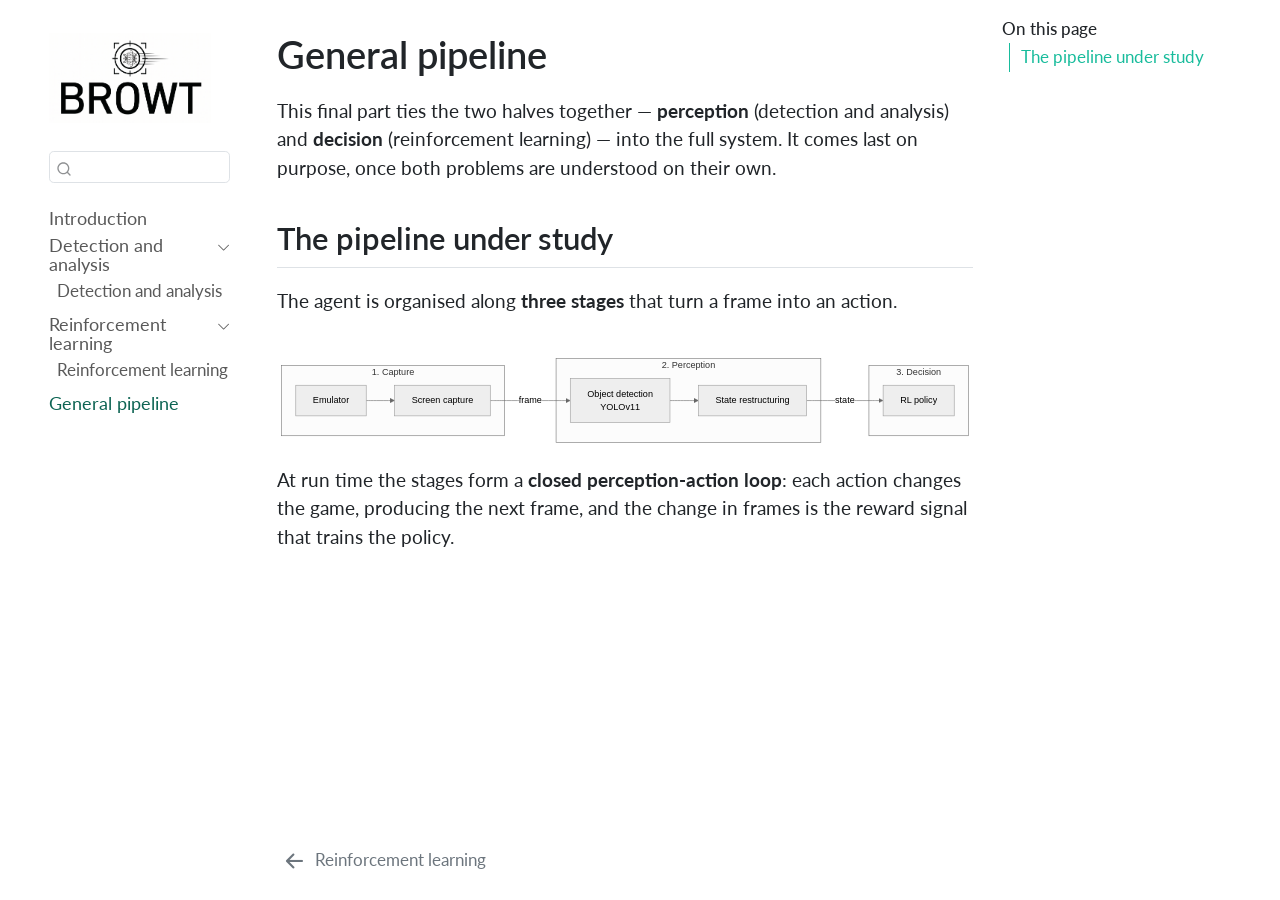
<file: pipeline.html>
<!DOCTYPE html>
<html xmlns="http://www.w3.org/1999/xhtml" lang="en" xml:lang="en"><head>

<meta charset="utf-8">
<meta name="generator" content="quarto-1.9.38">

<meta name="viewport" content="width=device-width, initial-scale=1.0, user-scalable=yes">


<title>General pipeline – BROWT</title>
<style>
/* Default styles provided by pandoc.
** See https://pandoc.org/MANUAL.html#variables-for-html for config info.
*/
code{white-space: pre-wrap;}
span.smallcaps{font-variant: small-caps;}
div.columns{display: flex; gap: min(4vw, 1.5em);}
div.column{flex: auto; overflow-x: auto;}
div.hanging-indent{margin-left: 1.5em; text-indent: -1.5em;}
ul.task-list{list-style: none;}
ul.task-list li input[type="checkbox"] {
  width: 0.8em;
  margin: 0 0.8em 0.2em -1em; /* quarto-specific, see https://github.com/quarto-dev/quarto-cli/issues/4556 */ 
  vertical-align: middle;
}
</style>


<script src="site_libs/quarto-nav/quarto-nav.js"></script>
<script src="site_libs/quarto-nav/headroom.min.js"></script>
<script src="site_libs/clipboard/clipboard.min.js"></script>
<script src="site_libs/quarto-search/autocomplete.umd.js"></script>
<script src="site_libs/quarto-search/fuse.min.js"></script>
<script src="site_libs/quarto-search/quarto-search.js"></script>
<meta name="quarto:offset" content="./">
<link href="./rl.html" rel="prev">
<script src="site_libs/quarto-html/quarto.js" type="module"></script>
<script src="site_libs/quarto-html/tabsets/tabsets.js" type="module"></script>
<script src="site_libs/quarto-html/popper.min.js"></script>
<script src="site_libs/quarto-html/tippy.umd.min.js"></script>
<script src="site_libs/quarto-html/anchor.min.js"></script>
<link href="site_libs/quarto-html/tippy.css" rel="stylesheet">
<link href="site_libs/quarto-html/quarto-syntax-highlighting-de63f62b328812d8e578a4d74e282472.css" rel="stylesheet" id="quarto-text-highlighting-styles">
<script src="site_libs/bootstrap/bootstrap.min.js"></script>
<link href="site_libs/bootstrap/bootstrap-icons.css" rel="stylesheet">
<link href="site_libs/bootstrap/bootstrap-25c6cdf008bd2ccd9fae0e74d50fbfae.min.css" rel="stylesheet" append-hash="true" id="quarto-bootstrap" data-mode="light">
<script id="quarto-search-options" type="application/json">{
  "location": "sidebar",
  "copy-button": false,
  "collapse-after": 3,
  "panel-placement": "start",
  "type": "textbox",
  "limit": 50,
  "keyboard-shortcut": [
    "f",
    "/",
    "s"
  ],
  "show-item-context": false,
  "language": {
    "search-no-results-text": "No results",
    "search-matching-documents-text": "matching documents",
    "search-copy-link-title": "Copy link to search",
    "search-hide-matches-text": "Hide additional matches",
    "search-more-match-text": "more match in this document",
    "search-more-matches-text": "more matches in this document",
    "search-clear-button-title": "Clear",
    "search-text-placeholder": "",
    "search-detached-cancel-button-title": "Cancel",
    "search-submit-button-title": "Submit",
    "search-label": "Search"
  }
}</script>
<meta name="mermaid-theme" content="neutral">
<script src="site_libs/quarto-diagram/mermaid.min.js"></script>
<script src="site_libs/quarto-diagram/mermaid-init.js"></script>
<link href="site_libs/quarto-diagram/mermaid.css" rel="stylesheet">


<link rel="stylesheet" href="custom.css">
</head>

<body class="nav-sidebar floating quarto-light">

<div id="quarto-search-results"></div>
  <header id="quarto-header" class="headroom fixed-top">
  <nav class="quarto-secondary-nav">
    <div class="container-fluid d-flex">
      <button type="button" class="quarto-btn-toggle btn" data-bs-toggle="collapse" role="button" data-bs-target=".quarto-sidebar-collapse-item" aria-controls="quarto-sidebar" aria-expanded="false" aria-label="Toggle sidebar navigation" onclick="if (window.quartoToggleHeadroom) { window.quartoToggleHeadroom(); }">
        <i class="bi bi-layout-text-sidebar-reverse"></i>
      </button>
        <nav class="quarto-page-breadcrumbs" aria-label="breadcrumb"><ol class="breadcrumb"><li class="breadcrumb-item"><a href="./pipeline.html"><span class="chapter-title">General pipeline</span></a></li></ol></nav>
        <a class="flex-grow-1" role="navigation" data-bs-toggle="collapse" data-bs-target=".quarto-sidebar-collapse-item" aria-controls="quarto-sidebar" aria-expanded="false" aria-label="Toggle sidebar navigation" onclick="if (window.quartoToggleHeadroom) { window.quartoToggleHeadroom(); }">      
        </a>
      <button type="button" class="btn quarto-search-button" aria-label="Search" onclick="window.quartoOpenSearch();">
        <i class="bi bi-search"></i>
      </button>
    </div>
  </nav>
</header>
<!-- content -->
<div id="quarto-content" class="quarto-container page-columns page-rows-contents page-layout-article">
<!-- sidebar -->
  <nav id="quarto-sidebar" class="sidebar collapse collapse-horizontal quarto-sidebar-collapse-item sidebar-navigation floating overflow-auto">
    <div class="pt-lg-2 mt-2 text-left sidebar-header sidebar-header-stacked">
      <a href="./index.html" class="sidebar-logo-link">
      <img src="./assets/logo.png" alt="" class="sidebar-logo light-content py-0 d-lg-inline d-none">
      <img src="./assets/logo.png" alt="" class="sidebar-logo dark-content py-0 d-lg-inline d-none">
      </a>
    <div class="sidebar-title mb-0 py-0">
      <a href="./">BROWT</a> 
        <div class="sidebar-tools-main">
    <a href="https://github.com/Victor11W/BROWT" title="Source Code" class="quarto-navigation-tool px-1" aria-label="Source Code"><i class="bi bi-github"></i></a>
</div>
    </div>
      </div>
        <div class="mt-2 flex-shrink-0 align-items-center">
        <div class="sidebar-search">
        <div id="quarto-search" class="" title="Search"></div>
        </div>
        </div>
    <div class="sidebar-menu-container"> 
    <ul class="list-unstyled mt-1">
        <li class="sidebar-item">
  <div class="sidebar-item-container"> 
  <a href="./index.html" class="sidebar-item-text sidebar-link"><span class="chapter-title">Introduction</span></a>
  </div>
</li>
        <li class="sidebar-item sidebar-item-section">
      <div class="sidebar-item-container"> 
            <a class="sidebar-item-text sidebar-link text-start" data-bs-toggle="collapse" data-bs-target="#quarto-sidebar-section-1" role="navigation" aria-expanded="true">
 <span class="menu-text">Detection and analysis</span></a>
          <a class="sidebar-item-toggle text-start" data-bs-toggle="collapse" data-bs-target="#quarto-sidebar-section-1" role="navigation" aria-expanded="true" aria-label="Toggle section">
            <i class="bi bi-chevron-right ms-2"></i>
          </a> 
      </div>
      <ul id="quarto-sidebar-section-1" class="collapse list-unstyled sidebar-section depth1 show">  
          <li class="sidebar-item">
  <div class="sidebar-item-container"> 
  <a href="./detection.html" class="sidebar-item-text sidebar-link"><span class="chapter-title">Detection and analysis</span></a>
  </div>
</li>
      </ul>
  </li>
        <li class="sidebar-item sidebar-item-section">
      <div class="sidebar-item-container"> 
            <a class="sidebar-item-text sidebar-link text-start" data-bs-toggle="collapse" data-bs-target="#quarto-sidebar-section-2" role="navigation" aria-expanded="true">
 <span class="menu-text">Reinforcement learning</span></a>
          <a class="sidebar-item-toggle text-start" data-bs-toggle="collapse" data-bs-target="#quarto-sidebar-section-2" role="navigation" aria-expanded="true" aria-label="Toggle section">
            <i class="bi bi-chevron-right ms-2"></i>
          </a> 
      </div>
      <ul id="quarto-sidebar-section-2" class="collapse list-unstyled sidebar-section depth1 show">  
          <li class="sidebar-item">
  <div class="sidebar-item-container"> 
  <a href="./rl.html" class="sidebar-item-text sidebar-link"><span class="chapter-title">Reinforcement learning</span></a>
  </div>
</li>
      </ul>
  </li>
        <li class="sidebar-item">
  <div class="sidebar-item-container"> 
  <a href="./pipeline.html" class="sidebar-item-text sidebar-link active"><span class="chapter-title">General pipeline</span></a>
  </div>
</li>
    </ul>
    </div>
</nav>
<div id="quarto-sidebar-glass" class="quarto-sidebar-collapse-item" data-bs-toggle="collapse" data-bs-target=".quarto-sidebar-collapse-item"></div>
<!-- margin-sidebar -->
    <div id="quarto-margin-sidebar" class="sidebar margin-sidebar">
        <nav id="TOC" role="doc-toc" class="toc-active" data-toc-expanded="1">
    <h2 id="toc-title">On this page</h2>
   
  <ul>
  <li><a href="#the-pipeline-under-study" id="toc-the-pipeline-under-study" class="nav-link active" data-scroll-target="#the-pipeline-under-study">The pipeline under study</a></li>
  </ul>
</nav>
    </div>
<!-- main -->
<main class="content" id="quarto-document-content">

<header id="title-block-header" class="quarto-title-block default">
<div class="quarto-title">
<h1 class="title"><span class="chapter-title">General pipeline</span></h1>
</div>



<div class="quarto-title-meta">

    
  
    
  </div>
  


</header>


<p>This final part ties the two halves together — <strong>perception</strong> (detection and analysis) and <strong>decision</strong> (reinforcement learning) — into the full system. It comes last on purpose, once both problems are understood on their own.</p>
<section id="the-pipeline-under-study" class="level2">
<h2 class="anchored" data-anchor-id="the-pipeline-under-study">The pipeline under study</h2>
<p>The agent is organised along <strong>three stages</strong> that turn a frame into an action.</p>
<div class="cell" data-layout-align="default">
<div class="cell-output-display">
<div>
<p></p><figure class="figure"><p></p>
<div>
<pre class="mermaid mermaid-js">flowchart LR
    subgraph SIM[1. Capture]
        A[Emulator] --&gt; B[Screen capture]
    end
    subgraph DET[2. Perception]
        C[Object detection&lt;br/&gt;YOLOv11] --&gt; D[State restructuring]
    end
    subgraph AI[3. Decision]
        E[RL policy]
    end

    B --&gt;|frame| C
    D --&gt;|state| E
</pre>
</div>
<p></p></figure><p></p>
</div>
</div>
</div>
<p>At run time the stages form a <strong>closed perception-action loop</strong>: each action changes the game, producing the next frame, and the change in frames is the reward signal that trains the policy.</p>


</section>

</main> <!-- /main -->
<script id="quarto-html-after-body" type="application/javascript">
  window.document.addEventListener("DOMContentLoaded", function (event) {
    const icon = "";
    const anchorJS = new window.AnchorJS();
    anchorJS.options = {
      placement: 'right',
      icon: icon
    };
    anchorJS.add('.anchored');
    const isCodeAnnotation = (el) => {
      for (const clz of el.classList) {
        if (clz.startsWith('code-annotation-')) {                     
          return true;
        }
      }
      return false;
    }
    const onCopySuccess = function(e) {
      // button target
      const button = e.trigger;
      // don't keep focus
      button.blur();
      // flash "checked"
      button.classList.add('code-copy-button-checked');
      var currentTitle = button.getAttribute("title");
      button.setAttribute("title", "Copied!");
      let tooltip;
      if (window.bootstrap) {
        button.setAttribute("data-bs-toggle", "tooltip");
        button.setAttribute("data-bs-placement", "left");
        button.setAttribute("data-bs-title", "Copied!");
        tooltip = new bootstrap.Tooltip(button, 
          { trigger: "manual", 
            customClass: "code-copy-button-tooltip",
            offset: [0, -8]});
        tooltip.show();    
      }
      setTimeout(function() {
        if (tooltip) {
          tooltip.hide();
          button.removeAttribute("data-bs-title");
          button.removeAttribute("data-bs-toggle");
          button.removeAttribute("data-bs-placement");
        }
        button.setAttribute("title", currentTitle);
        button.classList.remove('code-copy-button-checked');
      }, 1000);
      // clear code selection
      e.clearSelection();
    }
    const getTextToCopy = function(trigger) {
      const outerScaffold = trigger.parentElement.cloneNode(true);
      const codeEl = outerScaffold.querySelector('code');
      for (const childEl of codeEl.children) {
        if (isCodeAnnotation(childEl)) {
          childEl.remove();
        }
      }
      return codeEl.innerText;
    }
    const clipboard = new window.ClipboardJS('.code-copy-button:not([data-in-quarto-modal])', {
      text: getTextToCopy
    });
    clipboard.on('success', onCopySuccess);
    if (window.document.getElementById('quarto-embedded-source-code-modal')) {
      const clipboardModal = new window.ClipboardJS('.code-copy-button[data-in-quarto-modal]', {
        text: getTextToCopy,
        container: window.document.getElementById('quarto-embedded-source-code-modal')
      });
      clipboardModal.on('success', onCopySuccess);
    }
      var localhostRegex = new RegExp(/^(?:http|https):\/\/localhost\:?[0-9]*\//);
      var mailtoRegex = new RegExp(/^mailto:/);
        var filterRegex = new RegExp('/' + window.location.host + '/');
      var isInternal = (href) => {
          return filterRegex.test(href) || localhostRegex.test(href) || mailtoRegex.test(href);
      }
      // Inspect non-navigation links and adorn them if external
     var links = window.document.querySelectorAll('a[href]:not(.nav-link):not(.navbar-brand):not(.toc-action):not(.sidebar-link):not(.sidebar-item-toggle):not(.pagination-link):not(.no-external):not([aria-hidden]):not(.dropdown-item):not(.quarto-navigation-tool):not(.about-link)');
      for (var i=0; i<links.length; i++) {
        const link = links[i];
        if (!isInternal(link.href)) {
          // undo the damage that might have been done by quarto-nav.js in the case of
          // links that we want to consider external
          if (link.dataset.originalHref !== undefined) {
            link.href = link.dataset.originalHref;
          }
        }
      }
    function tippyHover(el, contentFn, onTriggerFn, onUntriggerFn) {
      const config = {
        allowHTML: true,
        maxWidth: 500,
        delay: 100,
        arrow: false,
        appendTo: function(el) {
            return el.parentElement;
        },
        interactive: true,
        interactiveBorder: 10,
        theme: 'quarto',
        placement: 'bottom-start',
      };
      if (contentFn) {
        config.content = contentFn;
      }
      if (onTriggerFn) {
        config.onTrigger = onTriggerFn;
      }
      if (onUntriggerFn) {
        config.onUntrigger = onUntriggerFn;
      }
      window.tippy(el, config); 
    }
    const noterefs = window.document.querySelectorAll('a[role="doc-noteref"]');
    for (var i=0; i<noterefs.length; i++) {
      const ref = noterefs[i];
      tippyHover(ref, function() {
        // use id or data attribute instead here
        let href = ref.getAttribute('data-footnote-href') || ref.getAttribute('href');
        try { href = new URL(href).hash; } catch {}
        const id = href.replace(/^#\/?/, "");
        const note = window.document.getElementById(id);
        if (note) {
          return note.innerHTML;
        } else {
          return "";
        }
      });
    }
    const xrefs = window.document.querySelectorAll('a.quarto-xref');
    const processXRef = (id, note) => {
      // Strip column container classes
      const stripColumnClz = (el) => {
        el.classList.remove("page-full", "page-columns");
        if (el.children) {
          for (const child of el.children) {
            stripColumnClz(child);
          }
        }
      }
      stripColumnClz(note)
      if (id === null || id.startsWith('sec-')) {
        // Special case sections, only their first couple elements
        const container = document.createElement("div");
        if (note.children && note.children.length > 2) {
          container.appendChild(note.children[0].cloneNode(true));
          for (let i = 1; i < note.children.length; i++) {
            const child = note.children[i];
            if (child.tagName === "P" && child.innerText === "") {
              continue;
            } else {
              container.appendChild(child.cloneNode(true));
              break;
            }
          }
          if (window.Quarto?.typesetMath) {
            window.Quarto.typesetMath(container);
          }
          return container.innerHTML
        } else {
          if (window.Quarto?.typesetMath) {
            window.Quarto.typesetMath(note);
          }
          return note.innerHTML;
        }
      } else {
        // Remove any anchor links if they are present
        const anchorLink = note.querySelector('a.anchorjs-link');
        if (anchorLink) {
          anchorLink.remove();
        }
        if (window.Quarto?.typesetMath) {
          window.Quarto.typesetMath(note);
        }
        if (note.classList.contains("callout")) {
          return note.outerHTML;
        } else {
          return note.innerHTML;
        }
      }
    }
    for (var i=0; i<xrefs.length; i++) {
      const xref = xrefs[i];
      tippyHover(xref, undefined, function(instance) {
        instance.disable();
        let url = xref.getAttribute('href');
        let hash = undefined; 
        if (url.startsWith('#')) {
          hash = url;
        } else {
          try { hash = new URL(url).hash; } catch {}
        }
        if (hash) {
          const id = hash.replace(/^#\/?/, "");
          const note = window.document.getElementById(id);
          if (note !== null) {
            try {
              const html = processXRef(id, note.cloneNode(true));
              instance.setContent(html);
            } finally {
              instance.enable();
              instance.show();
            }
          } else {
            // See if we can fetch this
            fetch(url.split('#')[0])
            .then(res => res.text())
            .then(html => {
              const parser = new DOMParser();
              const htmlDoc = parser.parseFromString(html, "text/html");
              const note = htmlDoc.getElementById(id);
              if (note !== null) {
                const html = processXRef(id, note);
                instance.setContent(html);
              } 
            }).finally(() => {
              instance.enable();
              instance.show();
            });
          }
        } else {
          // See if we can fetch a full url (with no hash to target)
          // This is a special case and we should probably do some content thinning / targeting
          fetch(url)
          .then(res => res.text())
          .then(html => {
            const parser = new DOMParser();
            const htmlDoc = parser.parseFromString(html, "text/html");
            const note = htmlDoc.querySelector('main.content');
            if (note !== null) {
              // This should only happen for chapter cross references
              // (since there is no id in the URL)
              // remove the first header
              if (note.children.length > 0 && note.children[0].tagName === "HEADER") {
                note.children[0].remove();
              }
              const html = processXRef(null, note);
              instance.setContent(html);
            } 
          }).finally(() => {
            instance.enable();
            instance.show();
          });
        }
      }, function(instance) {
      });
    }
        let selectedAnnoteEl;
        const selectorForAnnotation = ( cell, annotation) => {
          let cellAttr = 'data-code-cell="' + cell + '"';
          let lineAttr = 'data-code-annotation="' +  annotation + '"';
          const selector = 'span[' + cellAttr + '][' + lineAttr + ']';
          return selector;
        }
        const selectCodeLines = (annoteEl) => {
          const doc = window.document;
          const targetCell = annoteEl.getAttribute("data-target-cell");
          const targetAnnotation = annoteEl.getAttribute("data-target-annotation");
          const annoteSpan = window.document.querySelector(selectorForAnnotation(targetCell, targetAnnotation));
          const lines = annoteSpan.getAttribute("data-code-lines").split(",");
          const lineIds = lines.map((line) => {
            return targetCell + "-" + line;
          })
          let top = null;
          let height = null;
          let parent = null;
          if (lineIds.length > 0) {
              //compute the position of the single el (top and bottom and make a div)
              const el = window.document.getElementById(lineIds[0]);
              top = el.offsetTop;
              height = el.offsetHeight;
              parent = el.parentElement.parentElement;
            if (lineIds.length > 1) {
              const lastEl = window.document.getElementById(lineIds[lineIds.length - 1]);
              const bottom = lastEl.offsetTop + lastEl.offsetHeight;
              height = bottom - top;
            }
            if (top !== null && height !== null && parent !== null) {
              // cook up a div (if necessary) and position it 
              let div = window.document.getElementById("code-annotation-line-highlight");
              if (div === null) {
                div = window.document.createElement("div");
                div.setAttribute("id", "code-annotation-line-highlight");
                div.style.position = 'absolute';
                parent.appendChild(div);
              }
              div.style.top = top - 2 + "px";
              div.style.height = height + 4 + "px";
              div.style.left = 0;
              let gutterDiv = window.document.getElementById("code-annotation-line-highlight-gutter");
              if (gutterDiv === null) {
                gutterDiv = window.document.createElement("div");
                gutterDiv.setAttribute("id", "code-annotation-line-highlight-gutter");
                gutterDiv.style.position = 'absolute';
                const codeCell = window.document.getElementById(targetCell);
                const gutter = codeCell.querySelector('.code-annotation-gutter');
                gutter.appendChild(gutterDiv);
              }
              gutterDiv.style.top = top - 2 + "px";
              gutterDiv.style.height = height + 4 + "px";
            }
            selectedAnnoteEl = annoteEl;
          }
        };
        const unselectCodeLines = () => {
          const elementsIds = ["code-annotation-line-highlight", "code-annotation-line-highlight-gutter"];
          elementsIds.forEach((elId) => {
            const div = window.document.getElementById(elId);
            if (div) {
              div.remove();
            }
          });
          selectedAnnoteEl = undefined;
        };
          // Handle positioning of the toggle
      window.addEventListener(
        "resize",
        throttle(() => {
          elRect = undefined;
          if (selectedAnnoteEl) {
            selectCodeLines(selectedAnnoteEl);
          }
        }, 10)
      );
      function throttle(fn, ms) {
      let throttle = false;
      let timer;
        return (...args) => {
          if(!throttle) { // first call gets through
              fn.apply(this, args);
              throttle = true;
          } else { // all the others get throttled
              if(timer) clearTimeout(timer); // cancel #2
              timer = setTimeout(() => {
                fn.apply(this, args);
                timer = throttle = false;
              }, ms);
          }
        };
      }
        // Attach click handler to the DT
        const annoteDls = window.document.querySelectorAll('dt[data-target-cell]');
        for (const annoteDlNode of annoteDls) {
          annoteDlNode.addEventListener('click', (event) => {
            const clickedEl = event.target;
            if (clickedEl !== selectedAnnoteEl) {
              unselectCodeLines();
              const activeEl = window.document.querySelector('dt[data-target-cell].code-annotation-active');
              if (activeEl) {
                activeEl.classList.remove('code-annotation-active');
              }
              selectCodeLines(clickedEl);
              clickedEl.classList.add('code-annotation-active');
            } else {
              // Unselect the line
              unselectCodeLines();
              clickedEl.classList.remove('code-annotation-active');
            }
          });
        }
    const findCites = (el) => {
      const parentEl = el.parentElement;
      if (parentEl) {
        const cites = parentEl.dataset.cites;
        if (cites) {
          return {
            el,
            cites: cites.split(' ')
          };
        } else {
          return findCites(el.parentElement)
        }
      } else {
        return undefined;
      }
    };
    var bibliorefs = window.document.querySelectorAll('a[role="doc-biblioref"]');
    for (var i=0; i<bibliorefs.length; i++) {
      const ref = bibliorefs[i];
      const citeInfo = findCites(ref);
      if (citeInfo) {
        tippyHover(citeInfo.el, function() {
          var popup = window.document.createElement('div');
          citeInfo.cites.forEach(function(cite) {
            var citeDiv = window.document.createElement('div');
            citeDiv.classList.add('hanging-indent');
            citeDiv.classList.add('csl-entry');
            var biblioDiv = window.document.getElementById('ref-' + cite);
            if (biblioDiv) {
              citeDiv.innerHTML = biblioDiv.innerHTML;
            }
            popup.appendChild(citeDiv);
          });
          return popup.innerHTML;
        });
      }
    }
  });
  </script>
<nav class="page-navigation">
  <div class="nav-page nav-page-previous">
      <a href="./rl.html" class="pagination-link" aria-label="Reinforcement learning">
        <i class="bi bi-arrow-left-short"></i> <span class="nav-page-text"><span class="chapter-title">Reinforcement learning</span></span>
      </a>          
  </div>
  <div class="nav-page nav-page-next">
  </div>
</nav>
</div> <!-- /content -->




</body></html>
</file>
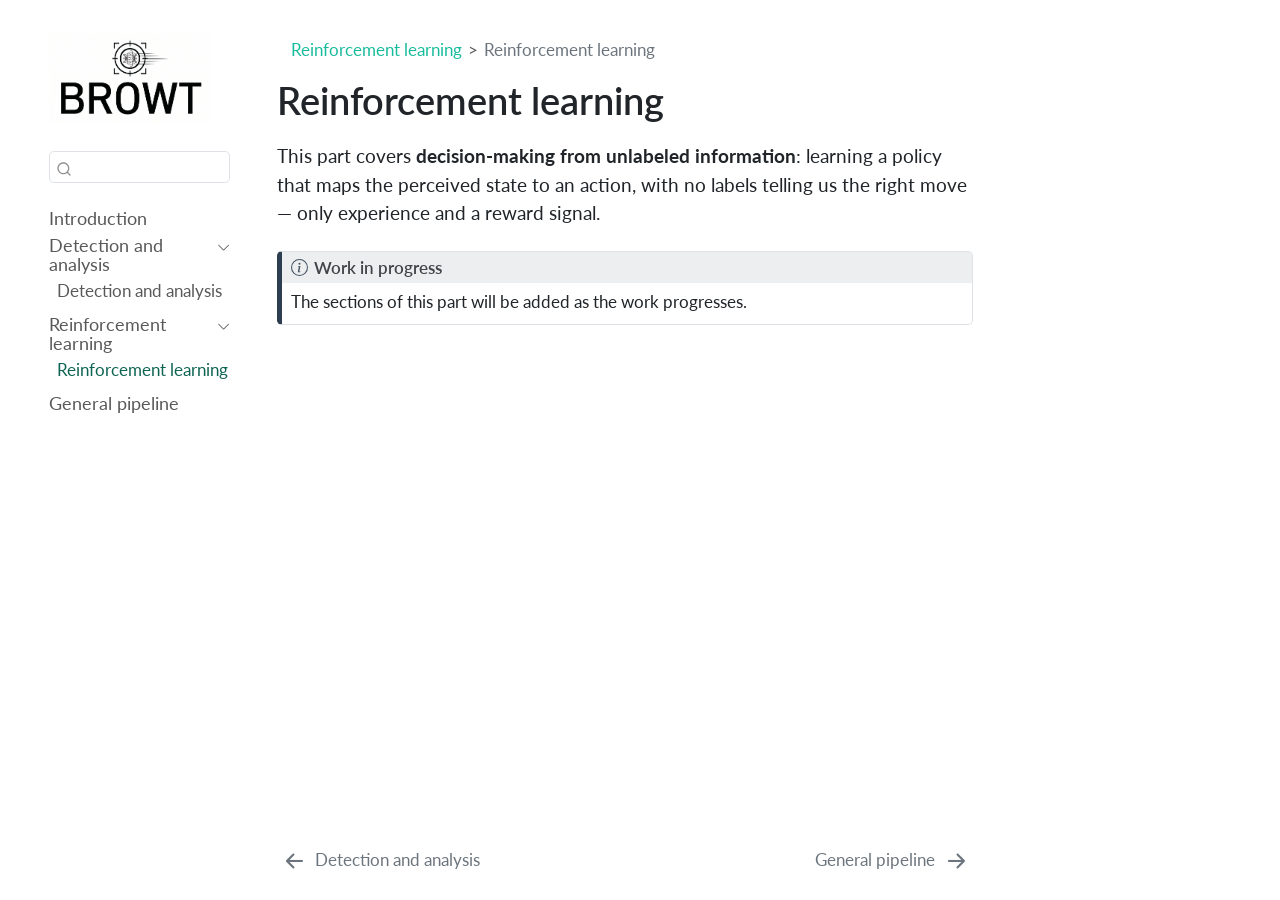
<file: rl.html>
<!DOCTYPE html>
<html xmlns="http://www.w3.org/1999/xhtml" lang="en" xml:lang="en"><head>

<meta charset="utf-8">
<meta name="generator" content="quarto-1.9.38">

<meta name="viewport" content="width=device-width, initial-scale=1.0, user-scalable=yes">


<title>Reinforcement learning – BROWT</title>
<style>
/* Default styles provided by pandoc.
** See https://pandoc.org/MANUAL.html#variables-for-html for config info.
*/
code{white-space: pre-wrap;}
span.smallcaps{font-variant: small-caps;}
div.columns{display: flex; gap: min(4vw, 1.5em);}
div.column{flex: auto; overflow-x: auto;}
div.hanging-indent{margin-left: 1.5em; text-indent: -1.5em;}
ul.task-list{list-style: none;}
ul.task-list li input[type="checkbox"] {
  width: 0.8em;
  margin: 0 0.8em 0.2em -1em; /* quarto-specific, see https://github.com/quarto-dev/quarto-cli/issues/4556 */ 
  vertical-align: middle;
}
</style>


<script src="site_libs/quarto-nav/quarto-nav.js"></script>
<script src="site_libs/quarto-nav/headroom.min.js"></script>
<script src="site_libs/clipboard/clipboard.min.js"></script>
<script src="site_libs/quarto-search/autocomplete.umd.js"></script>
<script src="site_libs/quarto-search/fuse.min.js"></script>
<script src="site_libs/quarto-search/quarto-search.js"></script>
<meta name="quarto:offset" content="./">
<link href="./pipeline.html" rel="next">
<link href="./detection.html" rel="prev">
<script src="site_libs/quarto-html/quarto.js" type="module"></script>
<script src="site_libs/quarto-html/tabsets/tabsets.js" type="module"></script>
<script src="site_libs/quarto-html/popper.min.js"></script>
<script src="site_libs/quarto-html/tippy.umd.min.js"></script>
<script src="site_libs/quarto-html/anchor.min.js"></script>
<link href="site_libs/quarto-html/tippy.css" rel="stylesheet">
<link href="site_libs/quarto-html/quarto-syntax-highlighting-de63f62b328812d8e578a4d74e282472.css" rel="stylesheet" id="quarto-text-highlighting-styles">
<script src="site_libs/bootstrap/bootstrap.min.js"></script>
<link href="site_libs/bootstrap/bootstrap-icons.css" rel="stylesheet">
<link href="site_libs/bootstrap/bootstrap-25c6cdf008bd2ccd9fae0e74d50fbfae.min.css" rel="stylesheet" append-hash="true" id="quarto-bootstrap" data-mode="light">
<script id="quarto-search-options" type="application/json">{
  "location": "sidebar",
  "copy-button": false,
  "collapse-after": 3,
  "panel-placement": "start",
  "type": "textbox",
  "limit": 50,
  "keyboard-shortcut": [
    "f",
    "/",
    "s"
  ],
  "show-item-context": false,
  "language": {
    "search-no-results-text": "No results",
    "search-matching-documents-text": "matching documents",
    "search-copy-link-title": "Copy link to search",
    "search-hide-matches-text": "Hide additional matches",
    "search-more-match-text": "more match in this document",
    "search-more-matches-text": "more matches in this document",
    "search-clear-button-title": "Clear",
    "search-text-placeholder": "",
    "search-detached-cancel-button-title": "Cancel",
    "search-submit-button-title": "Submit",
    "search-label": "Search"
  }
}</script>


<link rel="stylesheet" href="custom.css">
</head>

<body class="nav-sidebar floating quarto-light">

<div id="quarto-search-results"></div>
  <header id="quarto-header" class="headroom fixed-top">
  <nav class="quarto-secondary-nav">
    <div class="container-fluid d-flex">
      <button type="button" class="quarto-btn-toggle btn" data-bs-toggle="collapse" role="button" data-bs-target=".quarto-sidebar-collapse-item" aria-controls="quarto-sidebar" aria-expanded="false" aria-label="Toggle sidebar navigation" onclick="if (window.quartoToggleHeadroom) { window.quartoToggleHeadroom(); }">
        <i class="bi bi-layout-text-sidebar-reverse"></i>
      </button>
        <nav class="quarto-page-breadcrumbs" aria-label="breadcrumb"><ol class="breadcrumb"><li class="breadcrumb-item"><a href="./rl.html">Reinforcement learning</a></li><li class="breadcrumb-item"><a href="./rl.html"><span class="chapter-title">Reinforcement learning</span></a></li></ol></nav>
        <a class="flex-grow-1" role="navigation" data-bs-toggle="collapse" data-bs-target=".quarto-sidebar-collapse-item" aria-controls="quarto-sidebar" aria-expanded="false" aria-label="Toggle sidebar navigation" onclick="if (window.quartoToggleHeadroom) { window.quartoToggleHeadroom(); }">      
        </a>
      <button type="button" class="btn quarto-search-button" aria-label="Search" onclick="window.quartoOpenSearch();">
        <i class="bi bi-search"></i>
      </button>
    </div>
  </nav>
</header>
<!-- content -->
<div id="quarto-content" class="quarto-container page-columns page-rows-contents page-layout-article">
<!-- sidebar -->
  <nav id="quarto-sidebar" class="sidebar collapse collapse-horizontal quarto-sidebar-collapse-item sidebar-navigation floating overflow-auto">
    <div class="pt-lg-2 mt-2 text-left sidebar-header sidebar-header-stacked">
      <a href="./index.html" class="sidebar-logo-link">
      <img src="./assets/logo.png" alt="" class="sidebar-logo light-content py-0 d-lg-inline d-none">
      <img src="./assets/logo.png" alt="" class="sidebar-logo dark-content py-0 d-lg-inline d-none">
      </a>
    <div class="sidebar-title mb-0 py-0">
      <a href="./">BROWT</a> 
        <div class="sidebar-tools-main">
    <a href="https://github.com/Victor11W/BROWT" title="Source Code" class="quarto-navigation-tool px-1" aria-label="Source Code"><i class="bi bi-github"></i></a>
</div>
    </div>
      </div>
        <div class="mt-2 flex-shrink-0 align-items-center">
        <div class="sidebar-search">
        <div id="quarto-search" class="" title="Search"></div>
        </div>
        </div>
    <div class="sidebar-menu-container"> 
    <ul class="list-unstyled mt-1">
        <li class="sidebar-item">
  <div class="sidebar-item-container"> 
  <a href="./index.html" class="sidebar-item-text sidebar-link"><span class="chapter-title">Introduction</span></a>
  </div>
</li>
        <li class="sidebar-item sidebar-item-section">
      <div class="sidebar-item-container"> 
            <a class="sidebar-item-text sidebar-link text-start" data-bs-toggle="collapse" data-bs-target="#quarto-sidebar-section-1" role="navigation" aria-expanded="true">
 <span class="menu-text">Detection and analysis</span></a>
          <a class="sidebar-item-toggle text-start" data-bs-toggle="collapse" data-bs-target="#quarto-sidebar-section-1" role="navigation" aria-expanded="true" aria-label="Toggle section">
            <i class="bi bi-chevron-right ms-2"></i>
          </a> 
      </div>
      <ul id="quarto-sidebar-section-1" class="collapse list-unstyled sidebar-section depth1 show">  
          <li class="sidebar-item">
  <div class="sidebar-item-container"> 
  <a href="./detection.html" class="sidebar-item-text sidebar-link"><span class="chapter-title">Detection and analysis</span></a>
  </div>
</li>
      </ul>
  </li>
        <li class="sidebar-item sidebar-item-section">
      <div class="sidebar-item-container"> 
            <a class="sidebar-item-text sidebar-link text-start" data-bs-toggle="collapse" data-bs-target="#quarto-sidebar-section-2" role="navigation" aria-expanded="true">
 <span class="menu-text">Reinforcement learning</span></a>
          <a class="sidebar-item-toggle text-start" data-bs-toggle="collapse" data-bs-target="#quarto-sidebar-section-2" role="navigation" aria-expanded="true" aria-label="Toggle section">
            <i class="bi bi-chevron-right ms-2"></i>
          </a> 
      </div>
      <ul id="quarto-sidebar-section-2" class="collapse list-unstyled sidebar-section depth1 show">  
          <li class="sidebar-item">
  <div class="sidebar-item-container"> 
  <a href="./rl.html" class="sidebar-item-text sidebar-link active"><span class="chapter-title">Reinforcement learning</span></a>
  </div>
</li>
      </ul>
  </li>
        <li class="sidebar-item">
  <div class="sidebar-item-container"> 
  <a href="./pipeline.html" class="sidebar-item-text sidebar-link"><span class="chapter-title">General pipeline</span></a>
  </div>
</li>
    </ul>
    </div>
</nav>
<div id="quarto-sidebar-glass" class="quarto-sidebar-collapse-item" data-bs-toggle="collapse" data-bs-target=".quarto-sidebar-collapse-item"></div>
<!-- margin-sidebar -->
    <div id="quarto-margin-sidebar" class="sidebar margin-sidebar zindex-bottom">
        
    </div>
<!-- main -->
<main class="content" id="quarto-document-content">

<header id="title-block-header" class="quarto-title-block default"><nav class="quarto-page-breadcrumbs quarto-title-breadcrumbs d-none d-lg-block" aria-label="breadcrumb"><ol class="breadcrumb"><li class="breadcrumb-item"><a href="./rl.html">Reinforcement learning</a></li><li class="breadcrumb-item"><a href="./rl.html"><span class="chapter-title">Reinforcement learning</span></a></li></ol></nav>
<div class="quarto-title">
<h1 class="title"><span class="chapter-title">Reinforcement learning</span></h1>
</div>



<div class="quarto-title-meta">

    
  
    
  </div>
  


</header>


<p>This part covers <strong>decision-making from unlabeled information</strong>: learning a policy that maps the perceived state to an action, with no labels telling us the right move — only experience and a reward signal.</p>
<div class="callout callout-style-default callout-note callout-titled">
<div class="callout-header d-flex align-content-center">
<div class="callout-icon-container">
<i class="callout-icon"></i>
</div>
<div class="callout-title-container flex-fill">
<span class="screen-reader-only">Note</span>Work in progress
</div>
</div>
<div class="callout-body-container callout-body">
<p>The sections of this part will be added as the work progresses.</p>
</div>
</div>



</main> <!-- /main -->
<script id="quarto-html-after-body" type="application/javascript">
  window.document.addEventListener("DOMContentLoaded", function (event) {
    const icon = "";
    const anchorJS = new window.AnchorJS();
    anchorJS.options = {
      placement: 'right',
      icon: icon
    };
    anchorJS.add('.anchored');
    const isCodeAnnotation = (el) => {
      for (const clz of el.classList) {
        if (clz.startsWith('code-annotation-')) {                     
          return true;
        }
      }
      return false;
    }
    const onCopySuccess = function(e) {
      // button target
      const button = e.trigger;
      // don't keep focus
      button.blur();
      // flash "checked"
      button.classList.add('code-copy-button-checked');
      var currentTitle = button.getAttribute("title");
      button.setAttribute("title", "Copied!");
      let tooltip;
      if (window.bootstrap) {
        button.setAttribute("data-bs-toggle", "tooltip");
        button.setAttribute("data-bs-placement", "left");
        button.setAttribute("data-bs-title", "Copied!");
        tooltip = new bootstrap.Tooltip(button, 
          { trigger: "manual", 
            customClass: "code-copy-button-tooltip",
            offset: [0, -8]});
        tooltip.show();    
      }
      setTimeout(function() {
        if (tooltip) {
          tooltip.hide();
          button.removeAttribute("data-bs-title");
          button.removeAttribute("data-bs-toggle");
          button.removeAttribute("data-bs-placement");
        }
        button.setAttribute("title", currentTitle);
        button.classList.remove('code-copy-button-checked');
      }, 1000);
      // clear code selection
      e.clearSelection();
    }
    const getTextToCopy = function(trigger) {
      const outerScaffold = trigger.parentElement.cloneNode(true);
      const codeEl = outerScaffold.querySelector('code');
      for (const childEl of codeEl.children) {
        if (isCodeAnnotation(childEl)) {
          childEl.remove();
        }
      }
      return codeEl.innerText;
    }
    const clipboard = new window.ClipboardJS('.code-copy-button:not([data-in-quarto-modal])', {
      text: getTextToCopy
    });
    clipboard.on('success', onCopySuccess);
    if (window.document.getElementById('quarto-embedded-source-code-modal')) {
      const clipboardModal = new window.ClipboardJS('.code-copy-button[data-in-quarto-modal]', {
        text: getTextToCopy,
        container: window.document.getElementById('quarto-embedded-source-code-modal')
      });
      clipboardModal.on('success', onCopySuccess);
    }
      var localhostRegex = new RegExp(/^(?:http|https):\/\/localhost\:?[0-9]*\//);
      var mailtoRegex = new RegExp(/^mailto:/);
        var filterRegex = new RegExp('/' + window.location.host + '/');
      var isInternal = (href) => {
          return filterRegex.test(href) || localhostRegex.test(href) || mailtoRegex.test(href);
      }
      // Inspect non-navigation links and adorn them if external
     var links = window.document.querySelectorAll('a[href]:not(.nav-link):not(.navbar-brand):not(.toc-action):not(.sidebar-link):not(.sidebar-item-toggle):not(.pagination-link):not(.no-external):not([aria-hidden]):not(.dropdown-item):not(.quarto-navigation-tool):not(.about-link)');
      for (var i=0; i<links.length; i++) {
        const link = links[i];
        if (!isInternal(link.href)) {
          // undo the damage that might have been done by quarto-nav.js in the case of
          // links that we want to consider external
          if (link.dataset.originalHref !== undefined) {
            link.href = link.dataset.originalHref;
          }
        }
      }
    function tippyHover(el, contentFn, onTriggerFn, onUntriggerFn) {
      const config = {
        allowHTML: true,
        maxWidth: 500,
        delay: 100,
        arrow: false,
        appendTo: function(el) {
            return el.parentElement;
        },
        interactive: true,
        interactiveBorder: 10,
        theme: 'quarto',
        placement: 'bottom-start',
      };
      if (contentFn) {
        config.content = contentFn;
      }
      if (onTriggerFn) {
        config.onTrigger = onTriggerFn;
      }
      if (onUntriggerFn) {
        config.onUntrigger = onUntriggerFn;
      }
      window.tippy(el, config); 
    }
    const noterefs = window.document.querySelectorAll('a[role="doc-noteref"]');
    for (var i=0; i<noterefs.length; i++) {
      const ref = noterefs[i];
      tippyHover(ref, function() {
        // use id or data attribute instead here
        let href = ref.getAttribute('data-footnote-href') || ref.getAttribute('href');
        try { href = new URL(href).hash; } catch {}
        const id = href.replace(/^#\/?/, "");
        const note = window.document.getElementById(id);
        if (note) {
          return note.innerHTML;
        } else {
          return "";
        }
      });
    }
    const xrefs = window.document.querySelectorAll('a.quarto-xref');
    const processXRef = (id, note) => {
      // Strip column container classes
      const stripColumnClz = (el) => {
        el.classList.remove("page-full", "page-columns");
        if (el.children) {
          for (const child of el.children) {
            stripColumnClz(child);
          }
        }
      }
      stripColumnClz(note)
      if (id === null || id.startsWith('sec-')) {
        // Special case sections, only their first couple elements
        const container = document.createElement("div");
        if (note.children && note.children.length > 2) {
          container.appendChild(note.children[0].cloneNode(true));
          for (let i = 1; i < note.children.length; i++) {
            const child = note.children[i];
            if (child.tagName === "P" && child.innerText === "") {
              continue;
            } else {
              container.appendChild(child.cloneNode(true));
              break;
            }
          }
          if (window.Quarto?.typesetMath) {
            window.Quarto.typesetMath(container);
          }
          return container.innerHTML
        } else {
          if (window.Quarto?.typesetMath) {
            window.Quarto.typesetMath(note);
          }
          return note.innerHTML;
        }
      } else {
        // Remove any anchor links if they are present
        const anchorLink = note.querySelector('a.anchorjs-link');
        if (anchorLink) {
          anchorLink.remove();
        }
        if (window.Quarto?.typesetMath) {
          window.Quarto.typesetMath(note);
        }
        if (note.classList.contains("callout")) {
          return note.outerHTML;
        } else {
          return note.innerHTML;
        }
      }
    }
    for (var i=0; i<xrefs.length; i++) {
      const xref = xrefs[i];
      tippyHover(xref, undefined, function(instance) {
        instance.disable();
        let url = xref.getAttribute('href');
        let hash = undefined; 
        if (url.startsWith('#')) {
          hash = url;
        } else {
          try { hash = new URL(url).hash; } catch {}
        }
        if (hash) {
          const id = hash.replace(/^#\/?/, "");
          const note = window.document.getElementById(id);
          if (note !== null) {
            try {
              const html = processXRef(id, note.cloneNode(true));
              instance.setContent(html);
            } finally {
              instance.enable();
              instance.show();
            }
          } else {
            // See if we can fetch this
            fetch(url.split('#')[0])
            .then(res => res.text())
            .then(html => {
              const parser = new DOMParser();
              const htmlDoc = parser.parseFromString(html, "text/html");
              const note = htmlDoc.getElementById(id);
              if (note !== null) {
                const html = processXRef(id, note);
                instance.setContent(html);
              } 
            }).finally(() => {
              instance.enable();
              instance.show();
            });
          }
        } else {
          // See if we can fetch a full url (with no hash to target)
          // This is a special case and we should probably do some content thinning / targeting
          fetch(url)
          .then(res => res.text())
          .then(html => {
            const parser = new DOMParser();
            const htmlDoc = parser.parseFromString(html, "text/html");
            const note = htmlDoc.querySelector('main.content');
            if (note !== null) {
              // This should only happen for chapter cross references
              // (since there is no id in the URL)
              // remove the first header
              if (note.children.length > 0 && note.children[0].tagName === "HEADER") {
                note.children[0].remove();
              }
              const html = processXRef(null, note);
              instance.setContent(html);
            } 
          }).finally(() => {
            instance.enable();
            instance.show();
          });
        }
      }, function(instance) {
      });
    }
        let selectedAnnoteEl;
        const selectorForAnnotation = ( cell, annotation) => {
          let cellAttr = 'data-code-cell="' + cell + '"';
          let lineAttr = 'data-code-annotation="' +  annotation + '"';
          const selector = 'span[' + cellAttr + '][' + lineAttr + ']';
          return selector;
        }
        const selectCodeLines = (annoteEl) => {
          const doc = window.document;
          const targetCell = annoteEl.getAttribute("data-target-cell");
          const targetAnnotation = annoteEl.getAttribute("data-target-annotation");
          const annoteSpan = window.document.querySelector(selectorForAnnotation(targetCell, targetAnnotation));
          const lines = annoteSpan.getAttribute("data-code-lines").split(",");
          const lineIds = lines.map((line) => {
            return targetCell + "-" + line;
          })
          let top = null;
          let height = null;
          let parent = null;
          if (lineIds.length > 0) {
              //compute the position of the single el (top and bottom and make a div)
              const el = window.document.getElementById(lineIds[0]);
              top = el.offsetTop;
              height = el.offsetHeight;
              parent = el.parentElement.parentElement;
            if (lineIds.length > 1) {
              const lastEl = window.document.getElementById(lineIds[lineIds.length - 1]);
              const bottom = lastEl.offsetTop + lastEl.offsetHeight;
              height = bottom - top;
            }
            if (top !== null && height !== null && parent !== null) {
              // cook up a div (if necessary) and position it 
              let div = window.document.getElementById("code-annotation-line-highlight");
              if (div === null) {
                div = window.document.createElement("div");
                div.setAttribute("id", "code-annotation-line-highlight");
                div.style.position = 'absolute';
                parent.appendChild(div);
              }
              div.style.top = top - 2 + "px";
              div.style.height = height + 4 + "px";
              div.style.left = 0;
              let gutterDiv = window.document.getElementById("code-annotation-line-highlight-gutter");
              if (gutterDiv === null) {
                gutterDiv = window.document.createElement("div");
                gutterDiv.setAttribute("id", "code-annotation-line-highlight-gutter");
                gutterDiv.style.position = 'absolute';
                const codeCell = window.document.getElementById(targetCell);
                const gutter = codeCell.querySelector('.code-annotation-gutter');
                gutter.appendChild(gutterDiv);
              }
              gutterDiv.style.top = top - 2 + "px";
              gutterDiv.style.height = height + 4 + "px";
            }
            selectedAnnoteEl = annoteEl;
          }
        };
        const unselectCodeLines = () => {
          const elementsIds = ["code-annotation-line-highlight", "code-annotation-line-highlight-gutter"];
          elementsIds.forEach((elId) => {
            const div = window.document.getElementById(elId);
            if (div) {
              div.remove();
            }
          });
          selectedAnnoteEl = undefined;
        };
          // Handle positioning of the toggle
      window.addEventListener(
        "resize",
        throttle(() => {
          elRect = undefined;
          if (selectedAnnoteEl) {
            selectCodeLines(selectedAnnoteEl);
          }
        }, 10)
      );
      function throttle(fn, ms) {
      let throttle = false;
      let timer;
        return (...args) => {
          if(!throttle) { // first call gets through
              fn.apply(this, args);
              throttle = true;
          } else { // all the others get throttled
              if(timer) clearTimeout(timer); // cancel #2
              timer = setTimeout(() => {
                fn.apply(this, args);
                timer = throttle = false;
              }, ms);
          }
        };
      }
        // Attach click handler to the DT
        const annoteDls = window.document.querySelectorAll('dt[data-target-cell]');
        for (const annoteDlNode of annoteDls) {
          annoteDlNode.addEventListener('click', (event) => {
            const clickedEl = event.target;
            if (clickedEl !== selectedAnnoteEl) {
              unselectCodeLines();
              const activeEl = window.document.querySelector('dt[data-target-cell].code-annotation-active');
              if (activeEl) {
                activeEl.classList.remove('code-annotation-active');
              }
              selectCodeLines(clickedEl);
              clickedEl.classList.add('code-annotation-active');
            } else {
              // Unselect the line
              unselectCodeLines();
              clickedEl.classList.remove('code-annotation-active');
            }
          });
        }
    const findCites = (el) => {
      const parentEl = el.parentElement;
      if (parentEl) {
        const cites = parentEl.dataset.cites;
        if (cites) {
          return {
            el,
            cites: cites.split(' ')
          };
        } else {
          return findCites(el.parentElement)
        }
      } else {
        return undefined;
      }
    };
    var bibliorefs = window.document.querySelectorAll('a[role="doc-biblioref"]');
    for (var i=0; i<bibliorefs.length; i++) {
      const ref = bibliorefs[i];
      const citeInfo = findCites(ref);
      if (citeInfo) {
        tippyHover(citeInfo.el, function() {
          var popup = window.document.createElement('div');
          citeInfo.cites.forEach(function(cite) {
            var citeDiv = window.document.createElement('div');
            citeDiv.classList.add('hanging-indent');
            citeDiv.classList.add('csl-entry');
            var biblioDiv = window.document.getElementById('ref-' + cite);
            if (biblioDiv) {
              citeDiv.innerHTML = biblioDiv.innerHTML;
            }
            popup.appendChild(citeDiv);
          });
          return popup.innerHTML;
        });
      }
    }
  });
  </script>
<nav class="page-navigation">
  <div class="nav-page nav-page-previous">
      <a href="./detection.html" class="pagination-link" aria-label="Detection and analysis">
        <i class="bi bi-arrow-left-short"></i> <span class="nav-page-text"><span class="chapter-title">Detection and analysis</span></span>
      </a>          
  </div>
  <div class="nav-page nav-page-next">
      <a href="./pipeline.html" class="pagination-link" aria-label="General pipeline">
        <span class="nav-page-text"><span class="chapter-title">General pipeline</span></span> <i class="bi bi-arrow-right-short"></i>
      </a>
  </div>
</nav>
</div> <!-- /content -->




</body></html>
</file>
<file: site_libs/quarto-html/tippy.css>
.tippy-box[data-animation=fade][data-state=hidden]{opacity:0}[data-tippy-root]{max-width:calc(100vw - 10px)}.tippy-box{position:relative;background-color:#333;color:#fff;border-radius:4px;font-size:14px;line-height:1.4;white-space:normal;outline:0;transition-property:transform,visibility,opacity}.tippy-box[data-placement^=top]>.tippy-arrow{bottom:0}.tippy-box[data-placement^=top]>.tippy-arrow:before{bottom:-7px;left:0;border-width:8px 8px 0;border-top-color:initial;transform-origin:center top}.tippy-box[data-placement^=bottom]>.tippy-arrow{top:0}.tippy-box[data-placement^=bottom]>.tippy-arrow:before{top:-7px;left:0;border-width:0 8px 8px;border-bottom-color:initial;transform-origin:center bottom}.tippy-box[data-placement^=left]>.tippy-arrow{right:0}.tippy-box[data-placement^=left]>.tippy-arrow:before{border-width:8px 0 8px 8px;border-left-color:initial;right:-7px;transform-origin:center left}.tippy-box[data-placement^=right]>.tippy-arrow{left:0}.tippy-box[data-placement^=right]>.tippy-arrow:before{left:-7px;border-width:8px 8px 8px 0;border-right-color:initial;transform-origin:center right}.tippy-box[data-inertia][data-state=visible]{transition-timing-function:cubic-bezier(.54,1.5,.38,1.11)}.tippy-arrow{width:16px;height:16px;color:#333}.tippy-arrow:before{content:"";position:absolute;border-color:transparent;border-style:solid}.tippy-content{position:relative;padding:5px 9px;z-index:1}
</file>
<file: site_libs/quarto-html/quarto-syntax-highlighting-de63f62b328812d8e578a4d74e282472.css>
/* quarto syntax highlight colors */
:root {
  --quarto-hl-al-color: #ff5555;
  --quarto-hl-an-color: #6a737d;
  --quarto-hl-at-color: #d73a49;
  --quarto-hl-bn-color: #005cc5;
  --quarto-hl-bu-color: #d73a49;
  --quarto-hl-ch-color: #032f62;
  --quarto-hl-co-color: #6a737d;
  --quarto-hl-cv-color: #6a737d;
  --quarto-hl-cn-color: #005cc5;
  --quarto-hl-cf-color: #d73a49;
  --quarto-hl-dt-color: #d73a49;
  --quarto-hl-dv-color: #005cc5;
  --quarto-hl-do-color: #6a737d;
  --quarto-hl-er-color: #ff5555;
  --quarto-hl-ex-color: #d73a49;
  --quarto-hl-fl-color: #005cc5;
  --quarto-hl-fu-color: #6f42c1;
  --quarto-hl-im-color: #032f62;
  --quarto-hl-in-color: #6a737d;
  --quarto-hl-kw-color: #d73a49;
  --quarto-hl-op-color: #24292e;
  --quarto-hl-pp-color: #d73a49;
  --quarto-hl-re-color: #6a737d;
  --quarto-hl-sc-color: #005cc5;
  --quarto-hl-ss-color: #032f62;
  --quarto-hl-st-color: #032f62;
  --quarto-hl-va-color: #e36209;
  --quarto-hl-vs-color: #032f62;
  --quarto-hl-wa-color: #ff5555;
}

/* other quarto variables */
:root {
  --quarto-font-monospace: SFMono-Regular, Menlo, Monaco, Consolas, "Liberation Mono", "Courier New", monospace;
}

/* syntax highlight based on Pandoc's rules */
pre > code.sourceCode > span {
  color: #24292e;
}

code.sourceCode > span {
  color: #24292e;
}

div.sourceCode,
div.sourceCode pre.sourceCode {
  color: #24292e;
}

/* Normal */
code span {
  color: #24292e;
}

/* Alert */
code span.al {
  font-weight: bold;
  color: #ff5555;
}

/* Annotation */
code span.an {
  color: #6a737d;
}

/* Attribute */
code span.at {
  color: #d73a49;
}

/* BaseN */
code span.bn {
  color: #005cc5;
}

/* BuiltIn */
code span.bu {
  color: #d73a49;
}

/* ControlFlow */
code span.cf {
  color: #d73a49;
}

/* Char */
code span.ch {
  color: #032f62;
}

/* Constant */
code span.cn {
  color: #005cc5;
}

/* Comment */
code span.co {
  color: #6a737d;
}

/* CommentVar */
code span.cv {
  color: #6a737d;
}

/* Documentation */
code span.do {
  color: #6a737d;
}

/* DataType */
code span.dt {
  color: #d73a49;
}

/* DecVal */
code span.dv {
  color: #005cc5;
}

/* Error */
code span.er {
  color: #ff5555;
  text-decoration: underline;
}

/* Extension */
code span.ex {
  font-weight: bold;
  color: #d73a49;
}

/* Float */
code span.fl {
  color: #005cc5;
}

/* Function */
code span.fu {
  color: #6f42c1;
}

/* Import */
code span.im {
  color: #032f62;
}

/* Information */
code span.in {
  color: #6a737d;
}

/* Keyword */
code span.kw {
  color: #d73a49;
}

/* Operator */
code span.op {
  color: #24292e;
}

/* Preprocessor */
code span.pp {
  color: #d73a49;
}

/* RegionMarker */
code span.re {
  color: #6a737d;
}

/* SpecialChar */
code span.sc {
  color: #005cc5;
}

/* SpecialString */
code span.ss {
  color: #032f62;
}

/* String */
code span.st {
  color: #032f62;
}

/* Variable */
code span.va {
  color: #e36209;
}

/* VerbatimString */
code span.vs {
  color: #032f62;
}

/* Warning */
code span.wa {
  color: #ff5555;
}

.prevent-inlining {
  content: "</";
}

/*# sourceMappingURL=e073dde7d9be180d5cbafa952671d6f8.css.map */
</file>
<file: custom.css>
/* Minimal overrides on top of the Lux theme. */

/* Slightly larger, more comfortable base type. */
html {
  font-size: 19px !important;
}

/* The logo already shows the brand name; hide the duplicate text title. */
#quarto-sidebar .sidebar-title {
  display: none;
}

/* Center mermaid diagrams. */
pre.mermaid-js {
  text-align: center;
}
pre.mermaid-js svg {
  display: block;
  margin-left: auto;
  margin-right: auto;
}
</file>
<file: site_libs/quarto-diagram/mermaid.css>
.mermaidTooltip {
  position: absolute;
  text-align: center;
  max-width: 200px;
  padding: 2px;
  font-family: "trebuchet ms", verdana, arial;
  font-size: 12px;
  background: #ffffde;
  border: 1px solid #aaaa33;
  border-radius: 2px;
  pointer-events: none;
  z-index: 1000;
}
</file>
